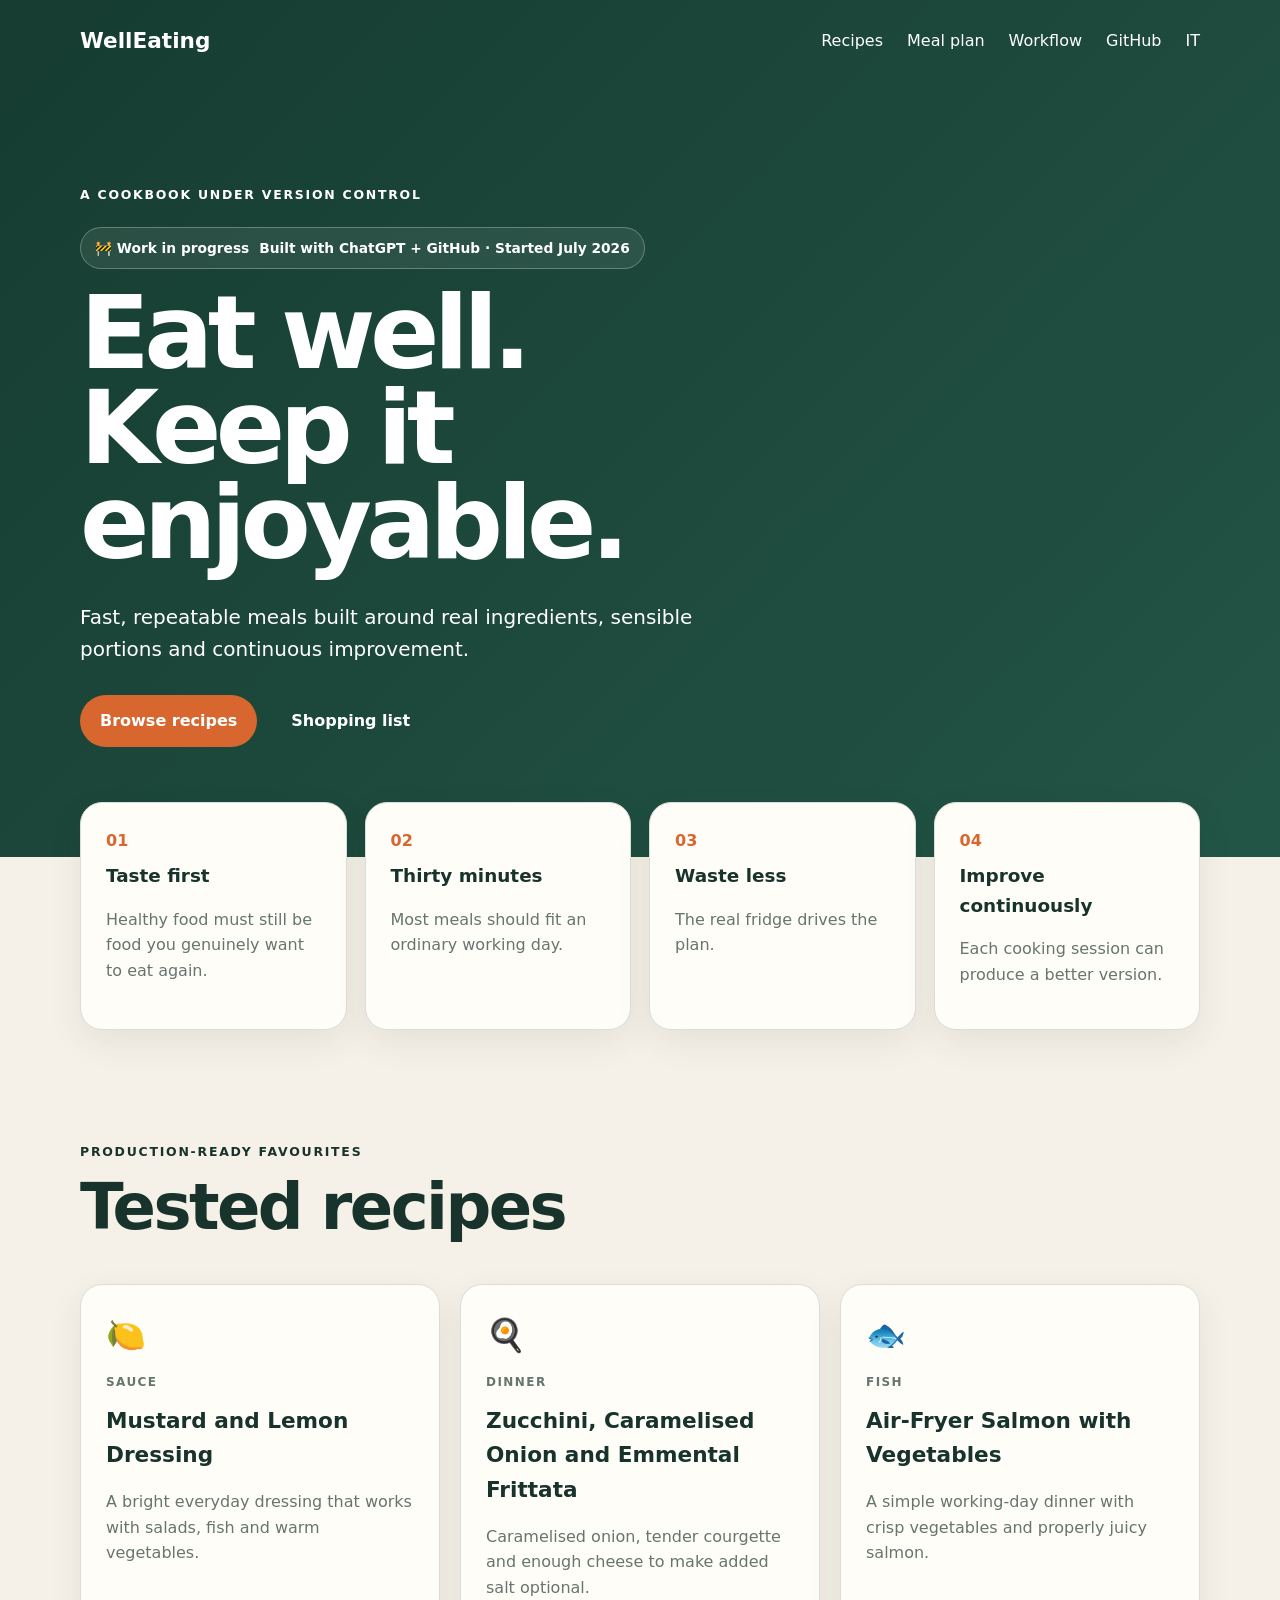
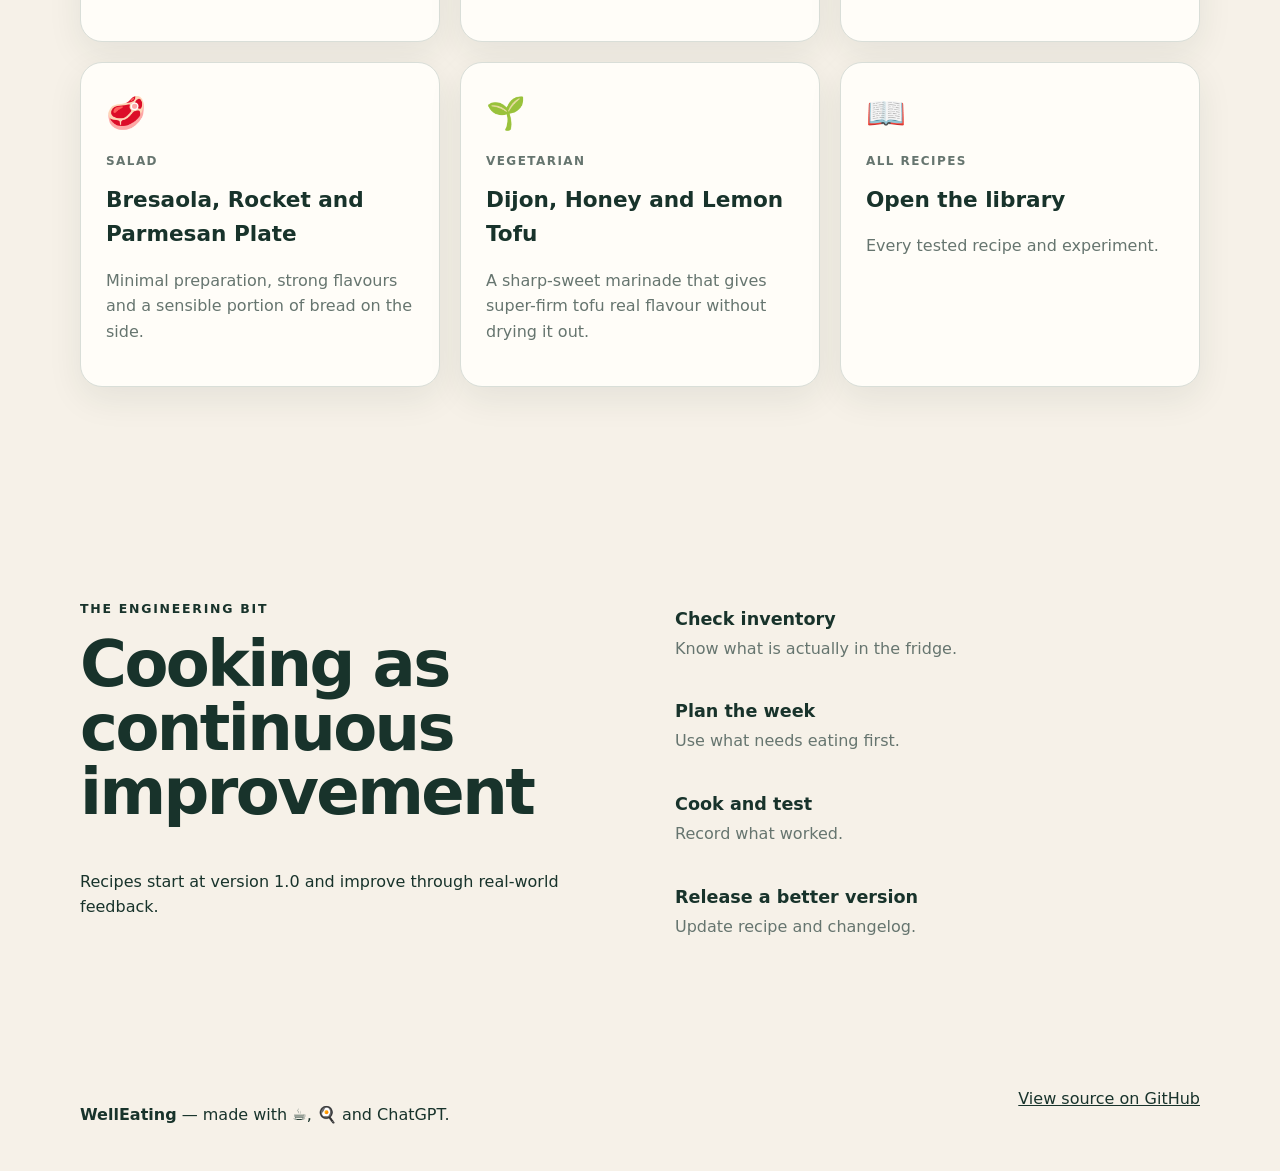
<file: docs/index.html>
<!doctype html>
<html lang="en">
<head>
  <meta charset="utf-8">
  <meta name="viewport" content="width=device-width, initial-scale=1">
  <meta name="description" content="WellEating: a version-controlled personal cookbook for enjoyable, sustainable eating.">
  <title>WellEating</title>
  <link rel="icon" type="image/png" href="favicon.png">
  <link rel="alternate" hreflang="en" href="https://massimodanieli.github.io/WellEating/">
  <link rel="alternate" hreflang="it" href="https://massimodanieli.github.io/WellEating/it/">
  <meta property="og:type" content="website">
  <meta property="og:title" content="WellEating">
  <meta property="og:description" content="A version-controlled personal cookbook for enjoyable, sustainable eating.">
  <meta property="og:url" content="https://massimodanieli.github.io/WellEating/">
  <meta property="og:image" content="https://massimodanieli.github.io/WellEating/og-image.png">
  <meta property="og:image:width" content="1200">
  <meta property="og:image:height" content="630">
  <meta name="twitter:card" content="summary_large_image">
  <link rel="manifest" href="manifest.webmanifest">
  <link rel="apple-touch-icon" href="apple-touch-icon.png">
  <meta name="theme-color" content="#163c31">
  <meta name="apple-mobile-web-app-capable" content="yes">
  <meta name="apple-mobile-web-app-status-bar-style" content="black-translucent">
  <link rel="stylesheet" href="styles.css">
  <link rel="stylesheet" href="theme.css">
  <script src="config.js"></script>
</head>
<body>
  <header class="hero">
    <nav class="nav container">
      <a class="brand" href="./">WellEating</a>
      <div class="nav-links">
        <a href="recipes.html">Recipes</a>
        <a href="meal-plan.html">Meal plan</a>
        <a href="#workflow">Workflow</a>
        <a href="https://github.com/MassimoDanieli/WellEating">GitHub</a>
        <a href="it/" lang="it">IT</a>
      </div>
    </nav>
    <div class="hero-content container">
      <p class="eyebrow">A cookbook under version control</p>
      <div class="project-badge" role="status">🚧 Work in progress <span>Built with ChatGPT + GitHub · Started July 2026</span></div>
      <h1>Eat well.<br>Keep it enjoyable.</h1>
      <p class="intro">Fast, repeatable meals built around real ingredients, sensible portions and continuous improvement.</p>
      <div class="actions">
        <a class="button primary" href="recipes.html">Browse recipes</a>
        <a class="button secondary" href="shopping.html">Shopping list</a>
      </div>
    </div>
  </header>

  <main>
    <section class="principles container">
      <article><span>01</span><h2>Taste first</h2><p>Healthy food must still be food you genuinely want to eat again.</p></article>
      <article><span>02</span><h2>Thirty minutes</h2><p>Most meals should fit an ordinary working day.</p></article>
      <article><span>03</span><h2>Waste less</h2><p>The real fridge drives the plan.</p></article>
      <article><span>04</span><h2>Improve continuously</h2><p>Each cooking session can produce a better version.</p></article>
    </section>

    <section id="recipes" class="section container">
      <div class="section-heading">
        <p class="eyebrow">Production-ready favourites</p>
        <h2>Tested recipes</h2>
      </div>
      <div id="homeRecipes" class="recipe-grid"></div>
    </section>

    <section id="workflow" class="workflow">
      <div class="container workflow-grid">
        <div><p class="eyebrow">The engineering bit</p><h2>Cooking as continuous improvement</h2><p>Recipes start at version 1.0 and improve through real-world feedback.</p></div>
        <ol>
          <li><strong>Check inventory</strong><span>Know what is actually in the fridge.</span></li>
          <li><strong>Plan the week</strong><span>Use what needs eating first.</span></li>
          <li><strong>Cook and test</strong><span>Record what worked.</span></li>
          <li><strong>Release a better version</strong><span>Update recipe and changelog.</span></li>
        </ol>
      </div>
    </section>
  </main>

  <footer><div class="container footer-inner"><p><strong>WellEating</strong> — made with ☕, 🍳 and ChatGPT.</p><a href="https://github.com/MassimoDanieli/WellEating">View source on GitHub</a></div></footer>
  <nav class="tabbar" aria-label="Primary">
    <a href="index.html" class="active"><span aria-hidden="true">🏠</span>Home</a>
    <a href="recipes.html"><span aria-hidden="true">📖</span>Recipes</a>
    <a href="meal-plan.html"><span aria-hidden="true">📅</span>Plan</a>
    <a href="shopping.html"><span aria-hidden="true">🛒</span>Shop</a>
    <a href="it/" lang="it"><span aria-hidden="true">🌐</span>IT</a>
  </nav>
  <script src="pwa.js" defer></script>
  <script src="home.js" defer></script>
</body>
</html>
</file>
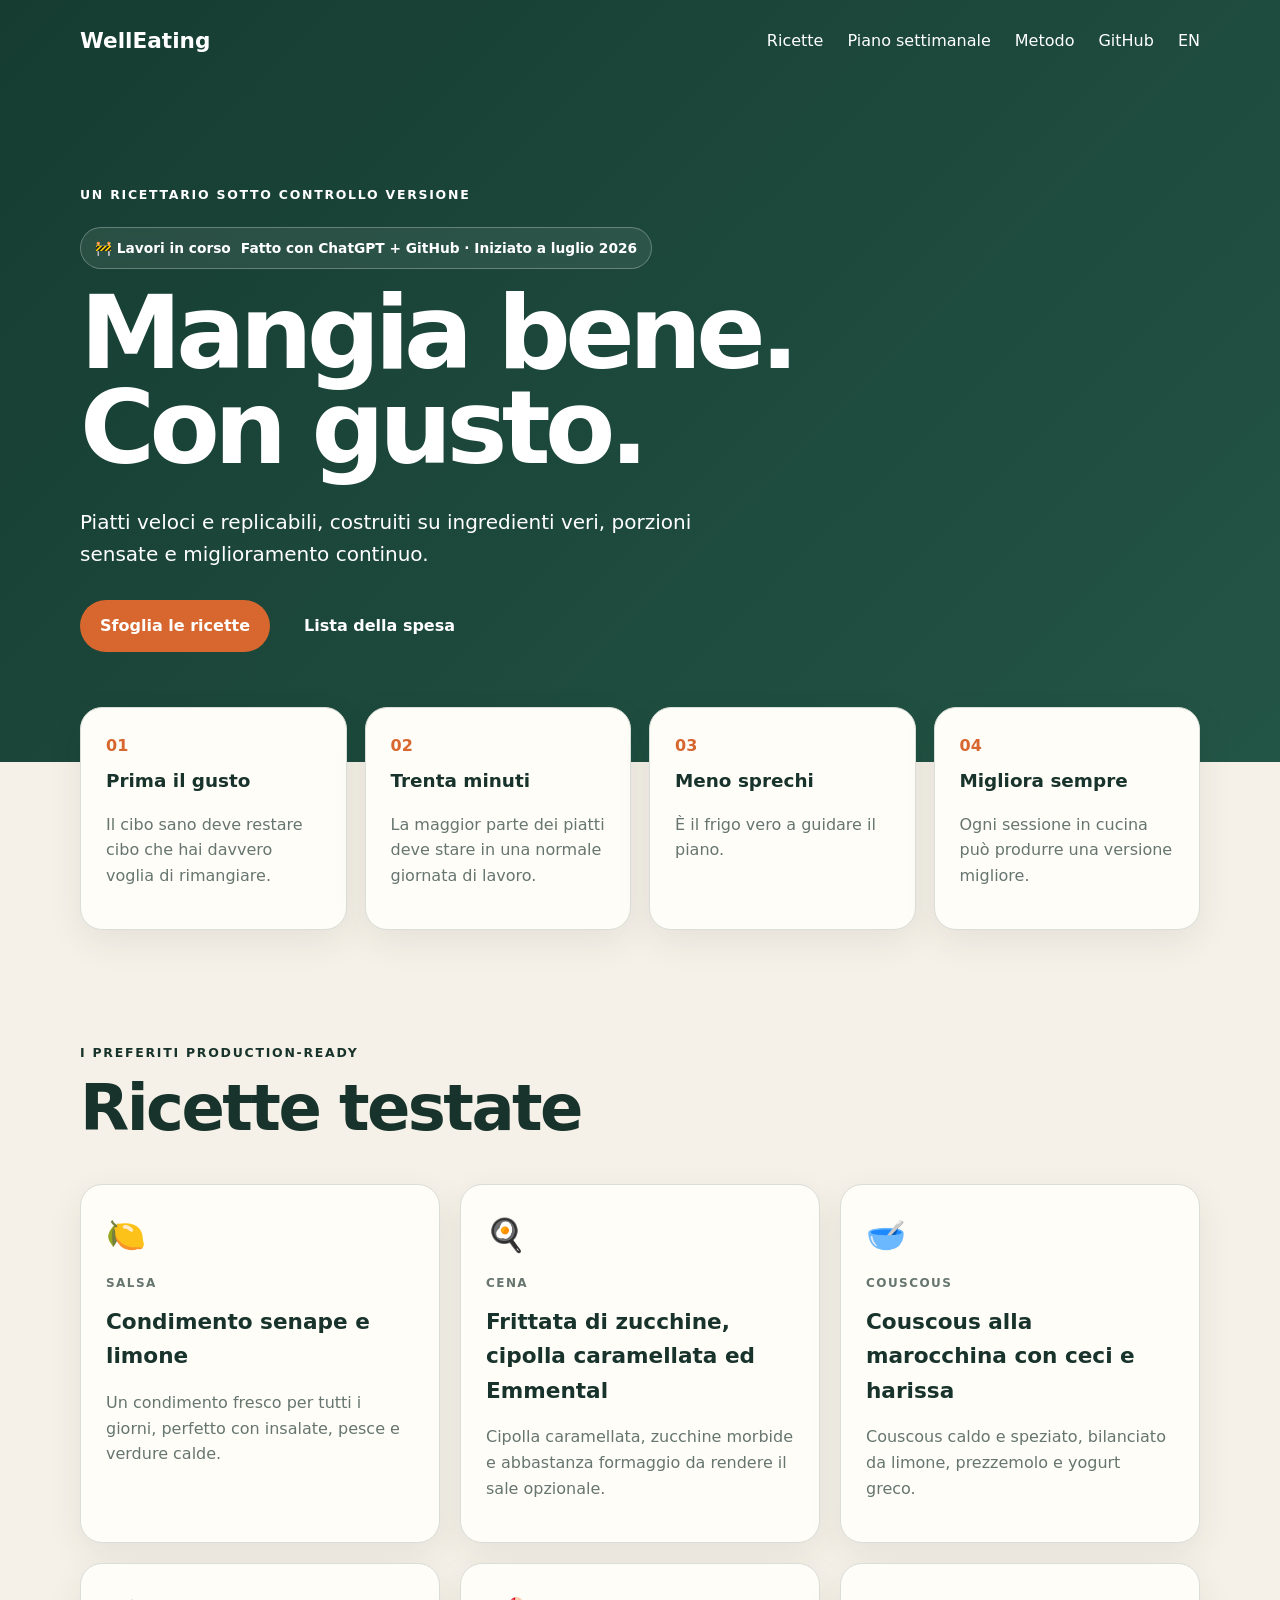
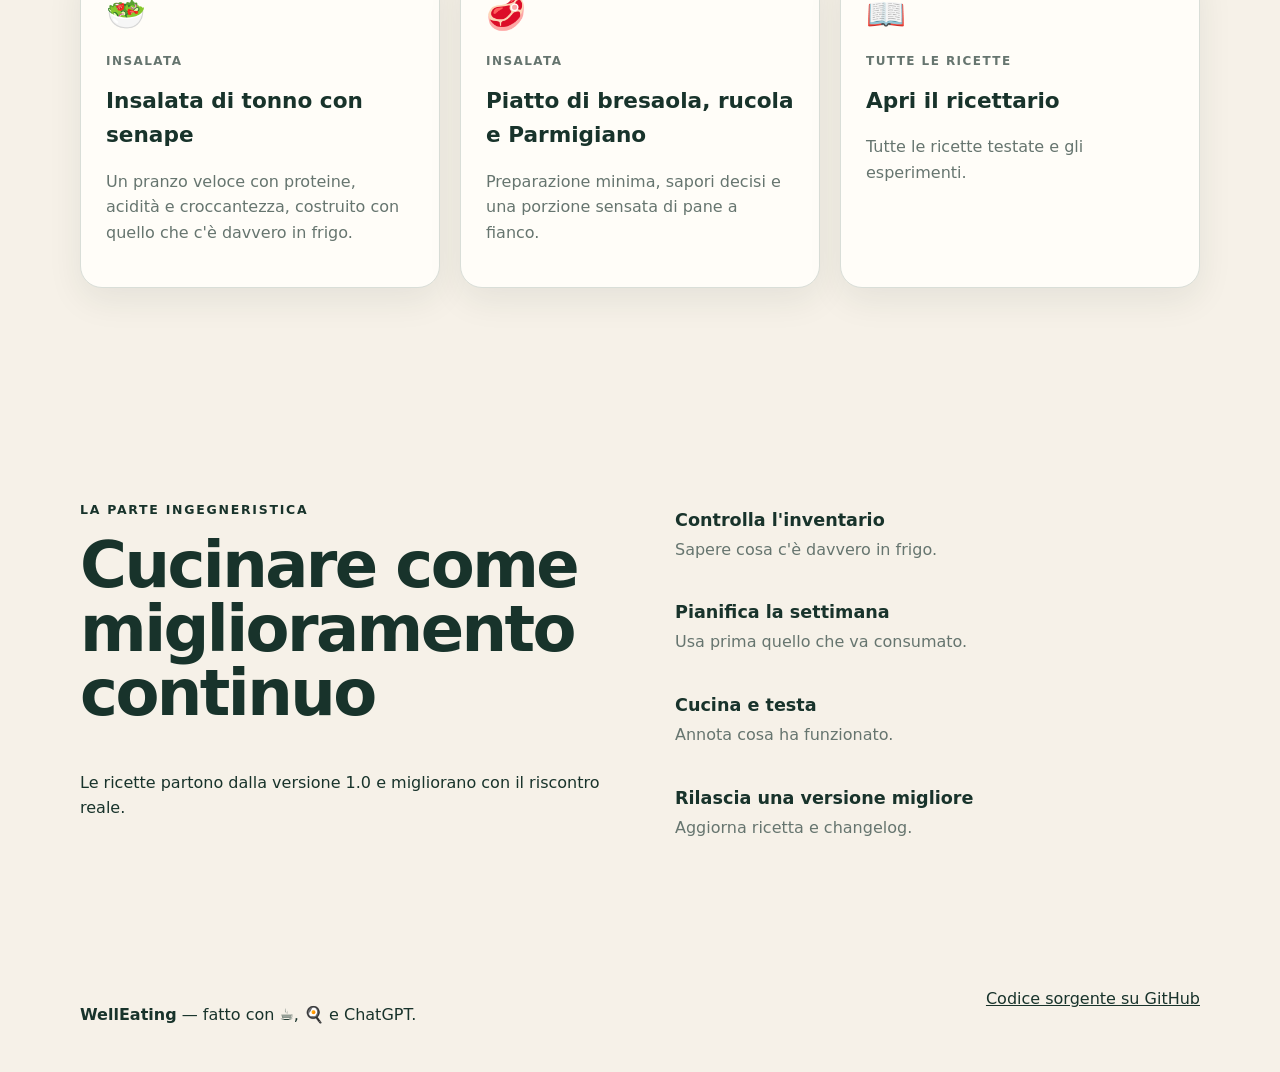
<file: docs/it/index.html>
<!doctype html>
<html lang="it">
<head>
  <meta charset="utf-8">
  <meta name="viewport" content="width=device-width, initial-scale=1">
  <meta name="description" content="WellEating: un ricettario personale sotto controllo versione, per mangiare bene con gusto.">
  <title>WellEating</title>
  <link rel="icon" type="image/png" href="../favicon.png">
  <link rel="alternate" hreflang="en" href="https://massimodanieli.github.io/WellEating/">
  <link rel="alternate" hreflang="it" href="https://massimodanieli.github.io/WellEating/it/">
  <meta property="og:type" content="website">
  <meta property="og:title" content="WellEating">
  <meta property="og:description" content="Un ricettario personale sotto controllo versione, per mangiare bene con gusto.">
  <meta property="og:url" content="https://massimodanieli.github.io/WellEating/it/">
  <meta property="og:image" content="https://massimodanieli.github.io/WellEating/og-image.png">
  <meta property="og:image:width" content="1200">
  <meta property="og:image:height" content="630">
  <meta property="og:locale" content="it_IT">
  <meta name="twitter:card" content="summary_large_image">
  <link rel="manifest" href="manifest.webmanifest">
  <link rel="apple-touch-icon" href="../apple-touch-icon.png">
  <meta name="theme-color" content="#163c31">
  <meta name="apple-mobile-web-app-capable" content="yes">
  <meta name="apple-mobile-web-app-status-bar-style" content="black-translucent">
  <link rel="stylesheet" href="../styles.css">
  <link rel="stylesheet" href="../theme.css">
  <script src="../config.js"></script>
</head>
<body>
  <header class="hero">
    <nav class="nav container">
      <a class="brand" href="./">WellEating</a>
      <div class="nav-links">
        <a href="recipes.html">Ricette</a>
        <a href="meal-plan.html">Piano settimanale</a>
        <a href="#workflow">Metodo</a>
        <a href="https://github.com/MassimoDanieli/WellEating">GitHub</a>
        <a href="../" lang="en">EN</a>
      </div>
    </nav>
    <div class="hero-content container">
      <p class="eyebrow">Un ricettario sotto controllo versione</p>
      <div class="project-badge" role="status">🚧 Lavori in corso <span>Fatto con ChatGPT + GitHub · Iniziato a luglio 2026</span></div>
      <h1>Mangia bene.<br>Con gusto.</h1>
      <p class="intro">Piatti veloci e replicabili, costruiti su ingredienti veri, porzioni sensate e miglioramento continuo.</p>
      <div class="actions">
        <a class="button primary" href="recipes.html">Sfoglia le ricette</a>
        <a class="button secondary" href="shopping.html">Lista della spesa</a>
      </div>
    </div>
  </header>

  <main>
    <section class="principles container">
      <article><span>01</span><h2>Prima il gusto</h2><p>Il cibo sano deve restare cibo che hai davvero voglia di rimangiare.</p></article>
      <article><span>02</span><h2>Trenta minuti</h2><p>La maggior parte dei piatti deve stare in una normale giornata di lavoro.</p></article>
      <article><span>03</span><h2>Meno sprechi</h2><p>È il frigo vero a guidare il piano.</p></article>
      <article><span>04</span><h2>Migliora sempre</h2><p>Ogni sessione in cucina può produrre una versione migliore.</p></article>
    </section>

    <section id="recipes" class="section container">
      <div class="section-heading">
        <p class="eyebrow">I preferiti production-ready</p>
        <h2>Ricette testate</h2>
      </div>
      <div id="homeRecipes" class="recipe-grid"></div>
    </section>

    <section id="workflow" class="workflow">
      <div class="container workflow-grid">
        <div><p class="eyebrow">La parte ingegneristica</p><h2>Cucinare come miglioramento continuo</h2><p>Le ricette partono dalla versione 1.0 e migliorano con il riscontro reale.</p></div>
        <ol>
          <li><strong>Controlla l'inventario</strong><span>Sapere cosa c'è davvero in frigo.</span></li>
          <li><strong>Pianifica la settimana</strong><span>Usa prima quello che va consumato.</span></li>
          <li><strong>Cucina e testa</strong><span>Annota cosa ha funzionato.</span></li>
          <li><strong>Rilascia una versione migliore</strong><span>Aggiorna ricetta e changelog.</span></li>
        </ol>
      </div>
    </section>
  </main>

  <footer><div class="container footer-inner"><p><strong>WellEating</strong> — fatto con ☕, 🍳 e ChatGPT.</p><a href="https://github.com/MassimoDanieli/WellEating">Codice sorgente su GitHub</a></div></footer>
  <nav class="tabbar" aria-label="Principale">
    <a href="index.html" class="active"><span aria-hidden="true">🏠</span>Home</a>
    <a href="recipes.html"><span aria-hidden="true">📖</span>Ricette</a>
    <a href="meal-plan.html"><span aria-hidden="true">📅</span>Piano</a>
    <a href="shopping.html"><span aria-hidden="true">🛒</span>Spesa</a>
    <a href="../" lang="en"><span aria-hidden="true">🌐</span>EN</a>
  </nav>
  <script src="../pwa.js" defer></script>
  <script src="../home.js" defer></script>
</body>
</html>
</file>
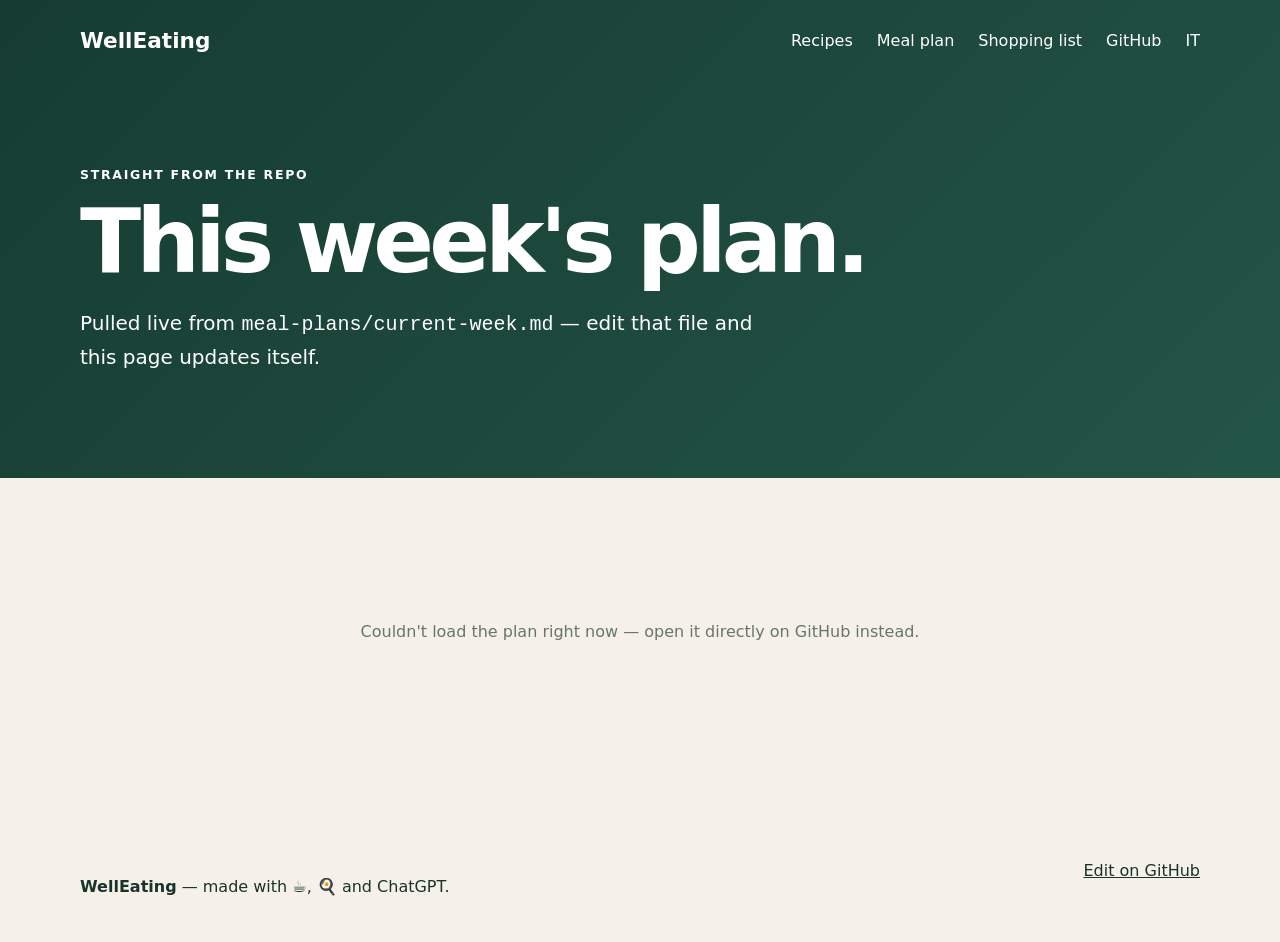
<file: docs/meal-plan.html>
<!doctype html>
<html lang="en">
<head>
  <meta charset="utf-8">
  <meta name="viewport" content="width=device-width, initial-scale=1">
  <meta name="description" content="This week's WellEating meal plan, pulled live from the repository.">
  <title>Meal plan · WellEating</title>
  <link rel="icon" type="image/png" href="favicon.png">
  <link rel="alternate" hreflang="en" href="https://massimodanieli.github.io/WellEating/meal-plan.html">
  <link rel="alternate" hreflang="it" href="https://massimodanieli.github.io/WellEating/it/meal-plan.html">
  <meta property="og:type" content="website">
  <meta property="og:title" content="Meal plan · WellEating">
  <meta property="og:description" content="This week's WellEating meal plan, pulled live from the repository.">
  <meta property="og:url" content="https://massimodanieli.github.io/WellEating/meal-plan.html">
  <meta property="og:image" content="https://massimodanieli.github.io/WellEating/og-image.png">
  <meta property="og:image:width" content="1200">
  <meta property="og:image:height" content="630">
  <meta name="twitter:card" content="summary_large_image">
  <link rel="manifest" href="manifest.webmanifest">
  <link rel="apple-touch-icon" href="apple-touch-icon.png">
  <meta name="theme-color" content="#163c31">
  <meta name="apple-mobile-web-app-capable" content="yes">
  <meta name="apple-mobile-web-app-status-bar-style" content="black-translucent">
  <link rel="stylesheet" href="styles.css">
  <link rel="stylesheet" href="theme.css">
  <script src="config.js"></script>
</head>
<body>
  <header class="subhero">
    <nav class="nav container">
      <a class="brand" href="index.html">WellEating</a>
      <div class="nav-links">
        <a href="recipes.html">Recipes</a>
        <a class="active" href="meal-plan.html">Meal plan</a>
        <a href="shopping.html">Shopping list</a>
        <a href="https://github.com/MassimoDanieli/WellEating">GitHub</a>
        <a href="it/meal-plan.html" lang="it">IT</a>
      </div>
    </nav>
    <div class="container subhero-content">
      <p class="eyebrow">Straight from the repo</p>
      <h1>This week's plan.</h1>
      <p class="intro">Pulled live from <code>meal-plans/current-week.md</code> — edit that file and this page updates itself.</p>
    </div>
  </header>

  <main class="container mealplan-page">
    <p id="planStatus" class="empty-state">Loading the current plan…</p>
    <section id="planGrid" class="mealplan-grid" aria-live="polite"></section>
  </main>

  <footer><div class="container footer-inner"><p><strong>WellEating</strong> — made with ☕, 🍳 and ChatGPT.</p><a href="https://github.com/MassimoDanieli/WellEating/blob/main/meal-plans/current-week.md">Edit on GitHub</a></div></footer>
  <script src="meal-plan.js"></script>
  <nav class="tabbar" aria-label="Primary">
    <a href="index.html"><span aria-hidden="true">🏠</span>Home</a>
    <a href="recipes.html"><span aria-hidden="true">📖</span>Recipes</a>
    <a href="meal-plan.html" class="active"><span aria-hidden="true">📅</span>Plan</a>
    <a href="shopping.html"><span aria-hidden="true">🛒</span>Shop</a>
    <a href="it/meal-plan.html" lang="it"><span aria-hidden="true">🌐</span>IT</a>
  </nav>
  <script src="pwa.js" defer></script>
</body>
</html>
</file>
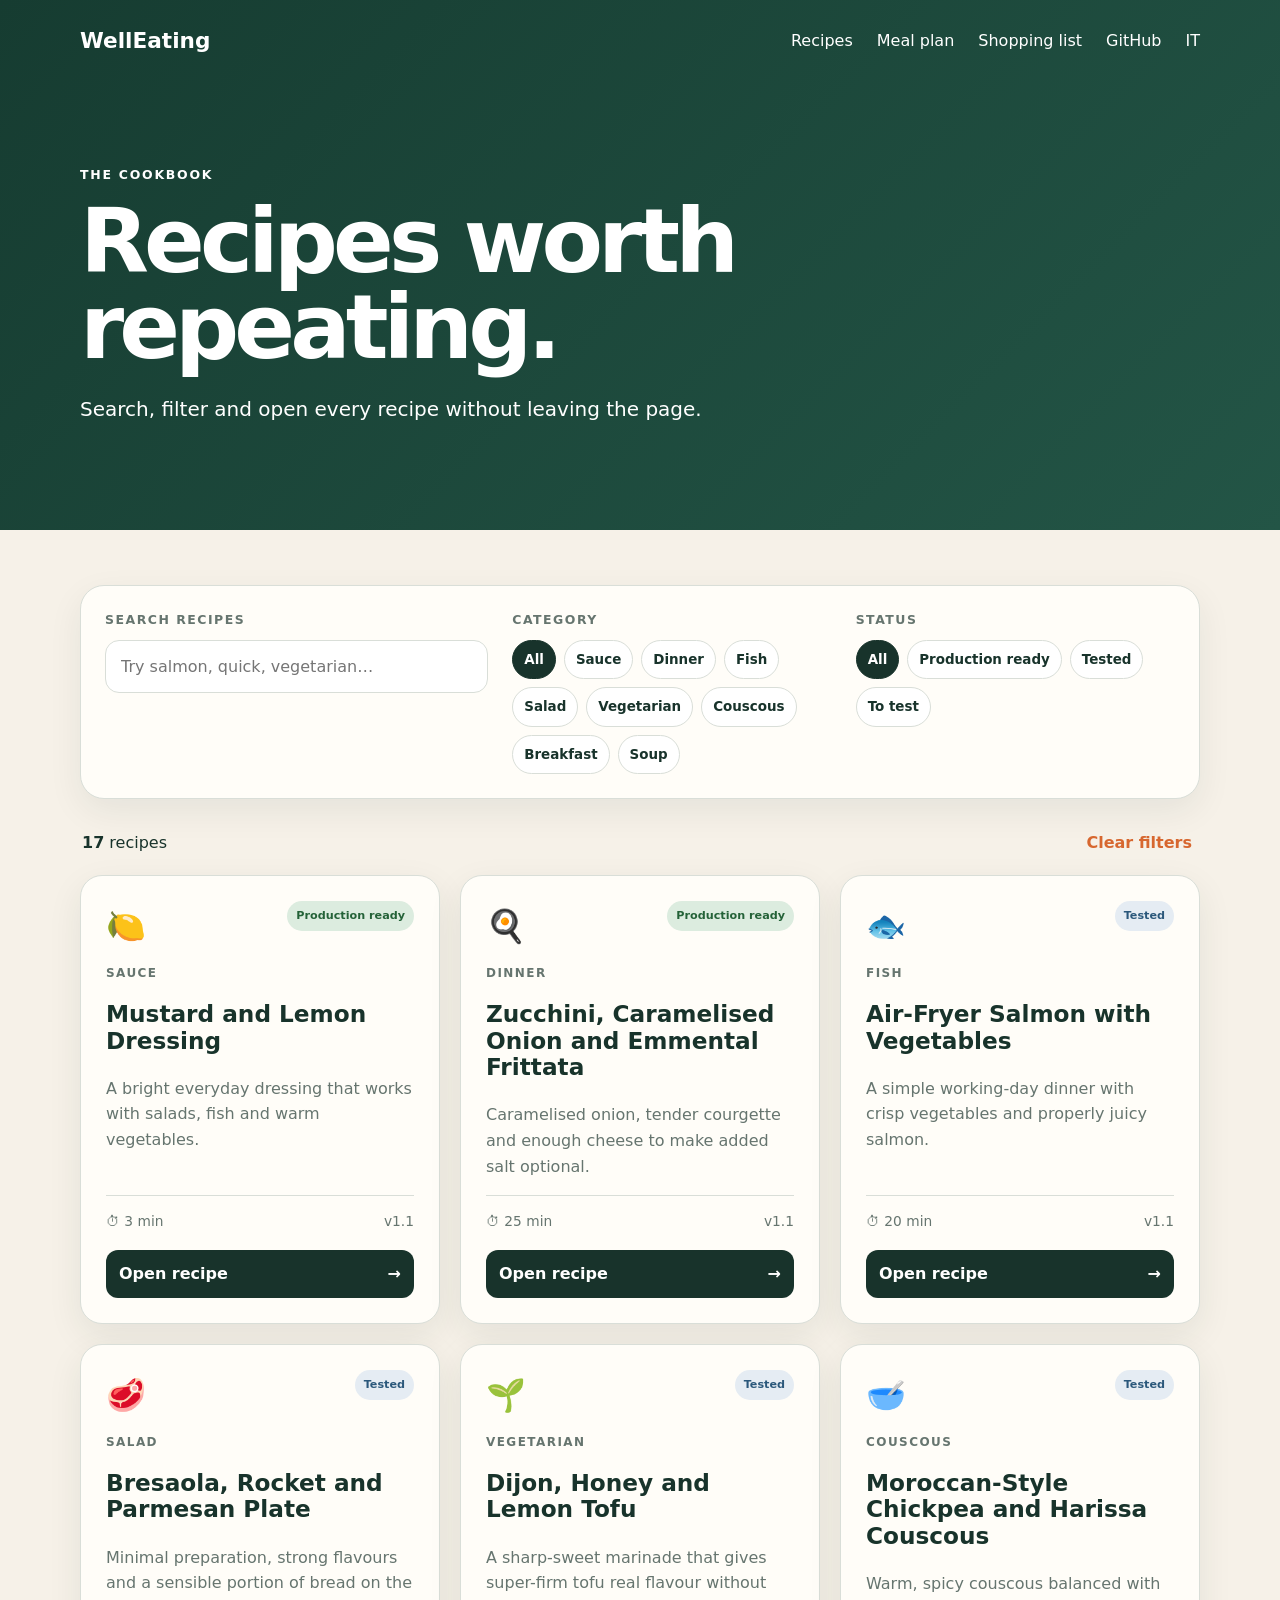
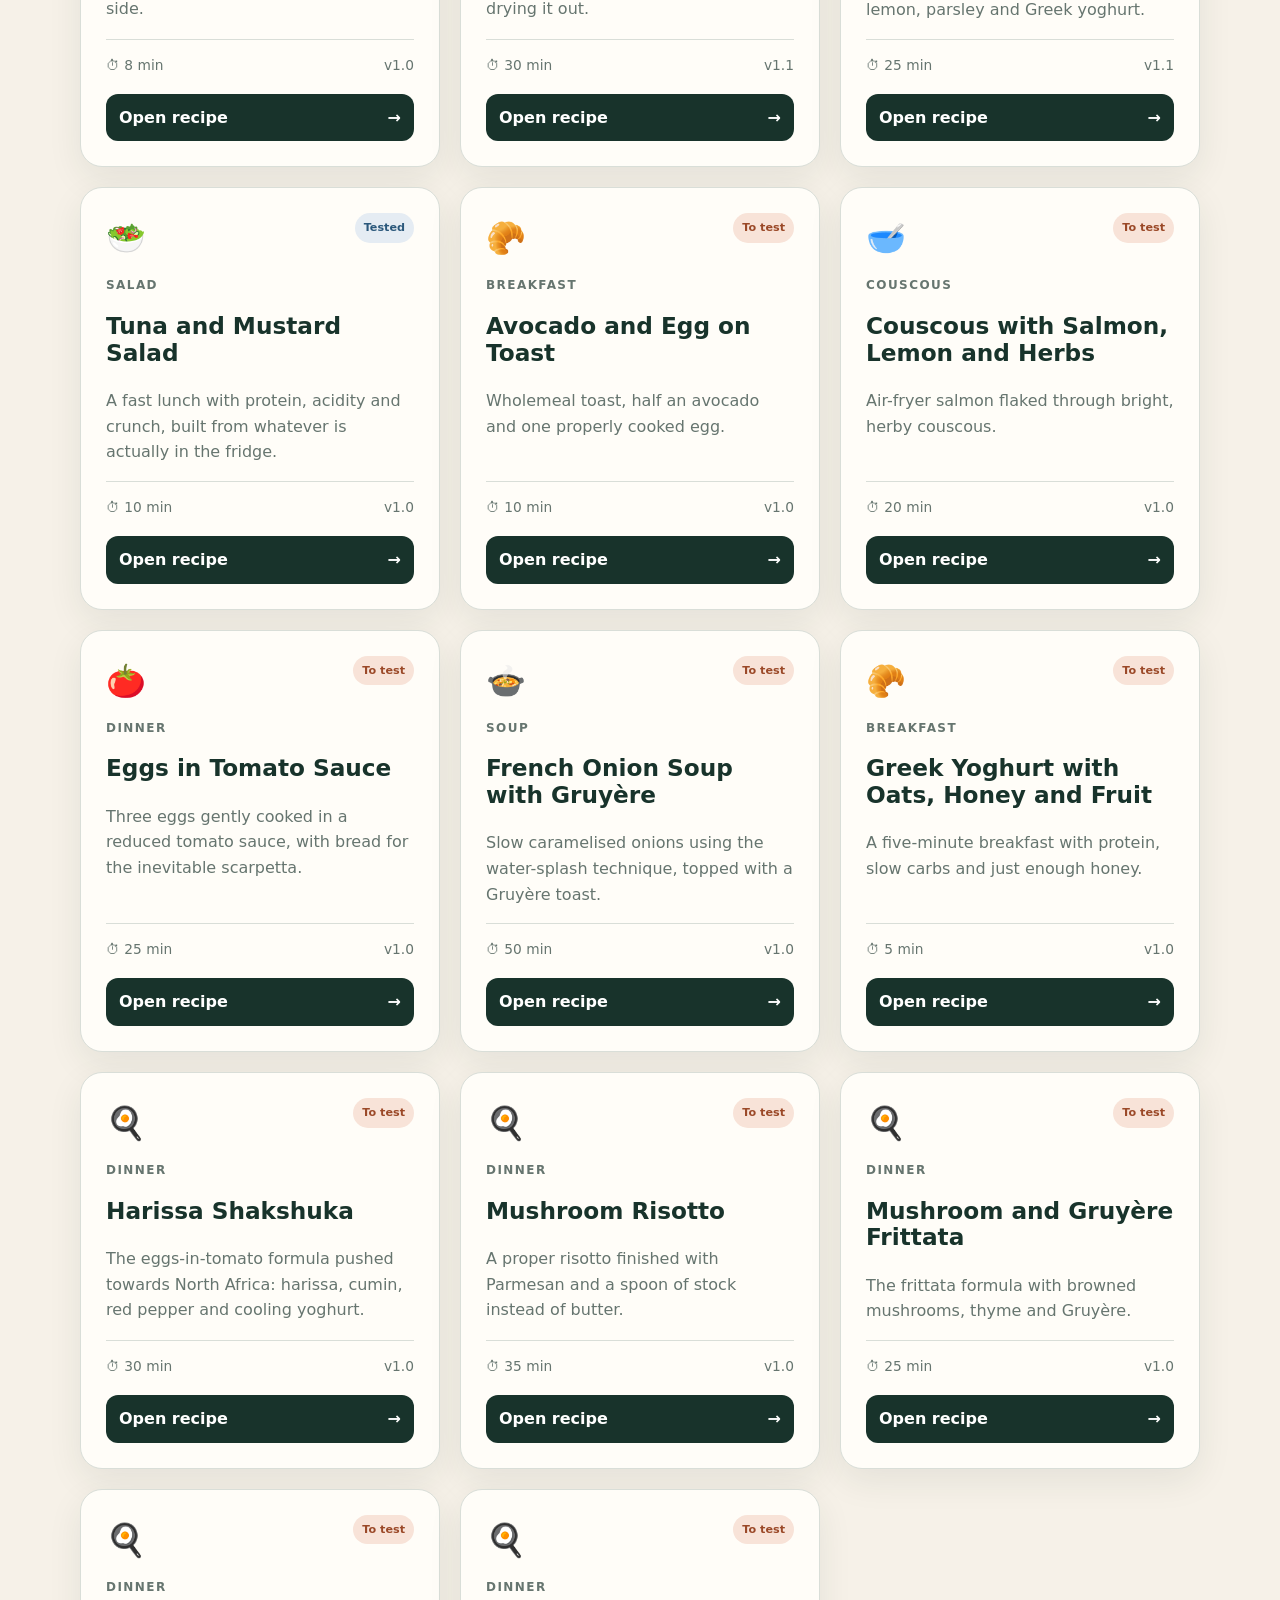
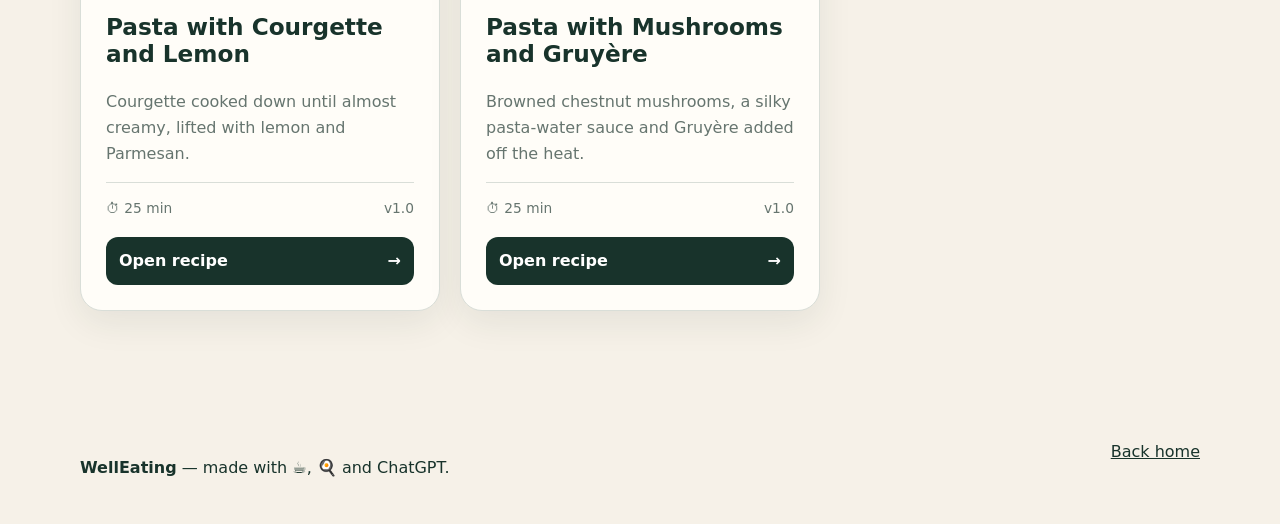
<file: docs/recipes.html>
<!doctype html>
<html lang="en">
<head>
  <meta charset="utf-8">
  <meta name="viewport" content="width=device-width, initial-scale=1">
  <meta name="description" content="Browse tested WellEating recipes by category, status and cooking time.">
  <title>Recipes · WellEating</title>
  <link rel="icon" type="image/png" href="favicon.png">
  <link rel="alternate" hreflang="en" href="https://massimodanieli.github.io/WellEating/recipes.html">
  <link rel="alternate" hreflang="it" href="https://massimodanieli.github.io/WellEating/it/recipes.html">
  <meta property="og:type" content="website">
  <meta property="og:title" content="Recipes · WellEating">
  <meta property="og:description" content="Browse tested WellEating recipes by category, status and cooking time.">
  <meta property="og:url" content="https://massimodanieli.github.io/WellEating/recipes.html">
  <meta property="og:image" content="https://massimodanieli.github.io/WellEating/og-image.png">
  <meta property="og:image:width" content="1200">
  <meta property="og:image:height" content="630">
  <meta name="twitter:card" content="summary_large_image">
  <link rel="manifest" href="manifest.webmanifest">
  <link rel="apple-touch-icon" href="apple-touch-icon.png">
  <meta name="theme-color" content="#163c31">
  <meta name="apple-mobile-web-app-capable" content="yes">
  <meta name="apple-mobile-web-app-status-bar-style" content="black-translucent">
  <link rel="stylesheet" href="styles.css">
  <link rel="stylesheet" href="theme.css">
  <script src="config.js"></script>
</head>
<body>
  <header class="subhero">
    <nav class="nav container">
      <a class="brand" href="index.html">WellEating</a>
      <div class="nav-links">
        <a class="active" href="recipes.html">Recipes</a>
        <a href="meal-plan.html">Meal plan</a>
        <a href="shopping.html">Shopping list</a>
        <a href="https://github.com/MassimoDanieli/WellEating">GitHub</a>
        <a href="it/recipes.html" lang="it">IT</a>
      </div>
    </nav>
    <div class="container subhero-content">
      <p class="eyebrow">The cookbook</p>
      <h1>Recipes worth repeating.</h1>
      <p class="intro">Search, filter and open every recipe without leaving the page.</p>
    </div>
  </header>

  <main class="container recipe-page">
    <section class="filter-panel" aria-label="Recipe filters">
      <label class="search-box">
        <span>Search recipes</span>
        <input id="search" type="search" placeholder="Try salmon, quick, vegetarian…" autocomplete="off">
      </label>
      <div class="filter-group">
        <span>Category</span>
        <div id="categoryFilters" class="chips" role="group" aria-label="Category"></div>
      </div>
      <div class="filter-group">
        <span>Status</span>
        <div id="statusFilters" class="chips" role="group" aria-label="Status"></div>
      </div>
    </section>

    <div class="results-bar">
      <p><strong id="resultCount">0</strong> recipes</p>
      <button id="clearFilters" class="text-button" type="button">Clear filters</button>
    </div>

    <section id="recipeGrid" class="recipe-grid recipe-library" aria-live="polite"></section>
    <p id="emptyState" class="empty-state" hidden>No recipes match those filters. Try a broader search.</p>
  </main>

  <dialog id="recipeDialog" class="recipe-dialog">
    <button class="dialog-close" type="button" aria-label="Close recipe">×</button>
    <div id="dialogContent"></div>
  </dialog>

  <footer><div class="container footer-inner"><p><strong>WellEating</strong> — made with ☕, 🍳 and ChatGPT.</p><a href="index.html">Back home</a></div></footer>
  <script src="recipes.js"></script>
  <nav class="tabbar" aria-label="Primary">
    <a href="index.html"><span aria-hidden="true">🏠</span>Home</a>
    <a href="recipes.html" class="active"><span aria-hidden="true">📖</span>Recipes</a>
    <a href="meal-plan.html"><span aria-hidden="true">📅</span>Plan</a>
    <a href="shopping.html"><span aria-hidden="true">🛒</span>Shop</a>
    <a href="it/recipes.html" lang="it"><span aria-hidden="true">🌐</span>IT</a>
  </nav>
  <script src="pwa.js" defer></script>
</body>
</html>
</file>
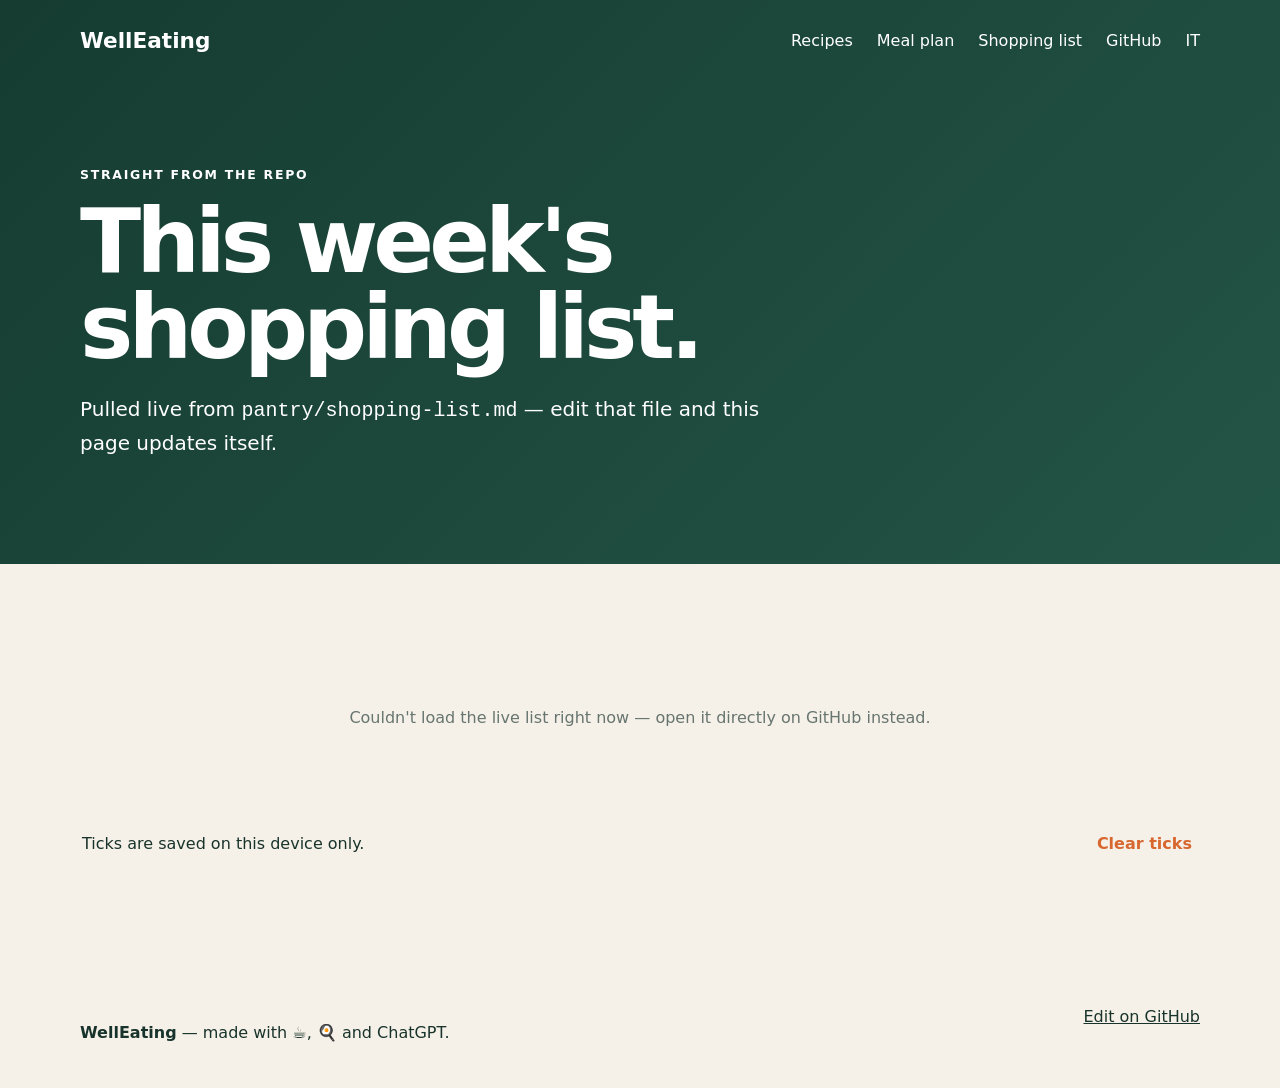
<file: docs/shopping.html>
<!doctype html>
<html lang="en">
<head>
  <meta charset="utf-8">
  <meta name="viewport" content="width=device-width, initial-scale=1">
  <meta name="description" content="The current WellEating shopping list, pulled live from the repository.">
  <title>Shopping list · WellEating</title>
  <link rel="icon" type="image/png" href="favicon.png">
  <link rel="alternate" hreflang="en" href="https://massimodanieli.github.io/WellEating/shopping.html">
  <link rel="alternate" hreflang="it" href="https://massimodanieli.github.io/WellEating/it/shopping.html">
  <meta property="og:type" content="website">
  <meta property="og:title" content="Shopping list · WellEating">
  <meta property="og:description" content="The current WellEating shopping list, pulled live from the repository.">
  <meta property="og:url" content="https://massimodanieli.github.io/WellEating/shopping.html">
  <meta property="og:image" content="https://massimodanieli.github.io/WellEating/og-image.png">
  <meta property="og:image:width" content="1200">
  <meta property="og:image:height" content="630">
  <meta name="twitter:card" content="summary_large_image">
  <link rel="manifest" href="manifest.webmanifest">
  <link rel="apple-touch-icon" href="apple-touch-icon.png">
  <meta name="theme-color" content="#163c31">
  <meta name="apple-mobile-web-app-capable" content="yes">
  <meta name="apple-mobile-web-app-status-bar-style" content="black-translucent">
  <link rel="stylesheet" href="styles.css">
  <link rel="stylesheet" href="theme.css">
  <script src="config.js"></script>
</head>
<body>
  <header class="subhero">
    <nav class="nav container">
      <a class="brand" href="index.html">WellEating</a>
      <div class="nav-links">
        <a href="recipes.html">Recipes</a>
        <a href="meal-plan.html">Meal plan</a>
        <a class="active" href="shopping.html">Shopping list</a>
        <a href="https://github.com/MassimoDanieli/WellEating">GitHub</a>
        <a href="it/shopping.html" lang="it">IT</a>
      </div>
    </nav>
    <div class="container subhero-content">
      <p class="eyebrow">Straight from the repo</p>
      <h1>This week's shopping list.</h1>
      <p class="intro">Pulled live from <code>pantry/shopping-list.md</code> — edit that file and this page updates itself.</p>
    </div>
  </header>

  <main class="container shopping-page">
    <p id="shoppingStatus" class="empty-state">Loading the current list…</p>
    <div id="shoppingToolbar" class="results-bar" hidden>
      <p>Ticks are saved on this device only.</p>
      <button id="clearTicks" class="text-button" type="button">Clear ticks</button>
    </div>
    <section id="shoppingGrid" class="shopping-grid" aria-live="polite"></section>
  </main>

  <footer><div class="container footer-inner"><p><strong>WellEating</strong> — made with ☕, 🍳 and ChatGPT.</p><a href="https://github.com/MassimoDanieli/WellEating/blob/main/pantry/shopping-list.md">Edit on GitHub</a></div></footer>
  <script src="shopping.js"></script>
  <nav class="tabbar" aria-label="Primary">
    <a href="index.html"><span aria-hidden="true">🏠</span>Home</a>
    <a href="recipes.html"><span aria-hidden="true">📖</span>Recipes</a>
    <a href="meal-plan.html"><span aria-hidden="true">📅</span>Plan</a>
    <a href="shopping.html" class="active"><span aria-hidden="true">🛒</span>Shop</a>
    <a href="it/shopping.html" lang="it"><span aria-hidden="true">🌐</span>IT</a>
  </nav>
  <script src="pwa.js" defer></script>
</body>
</html>
</file>
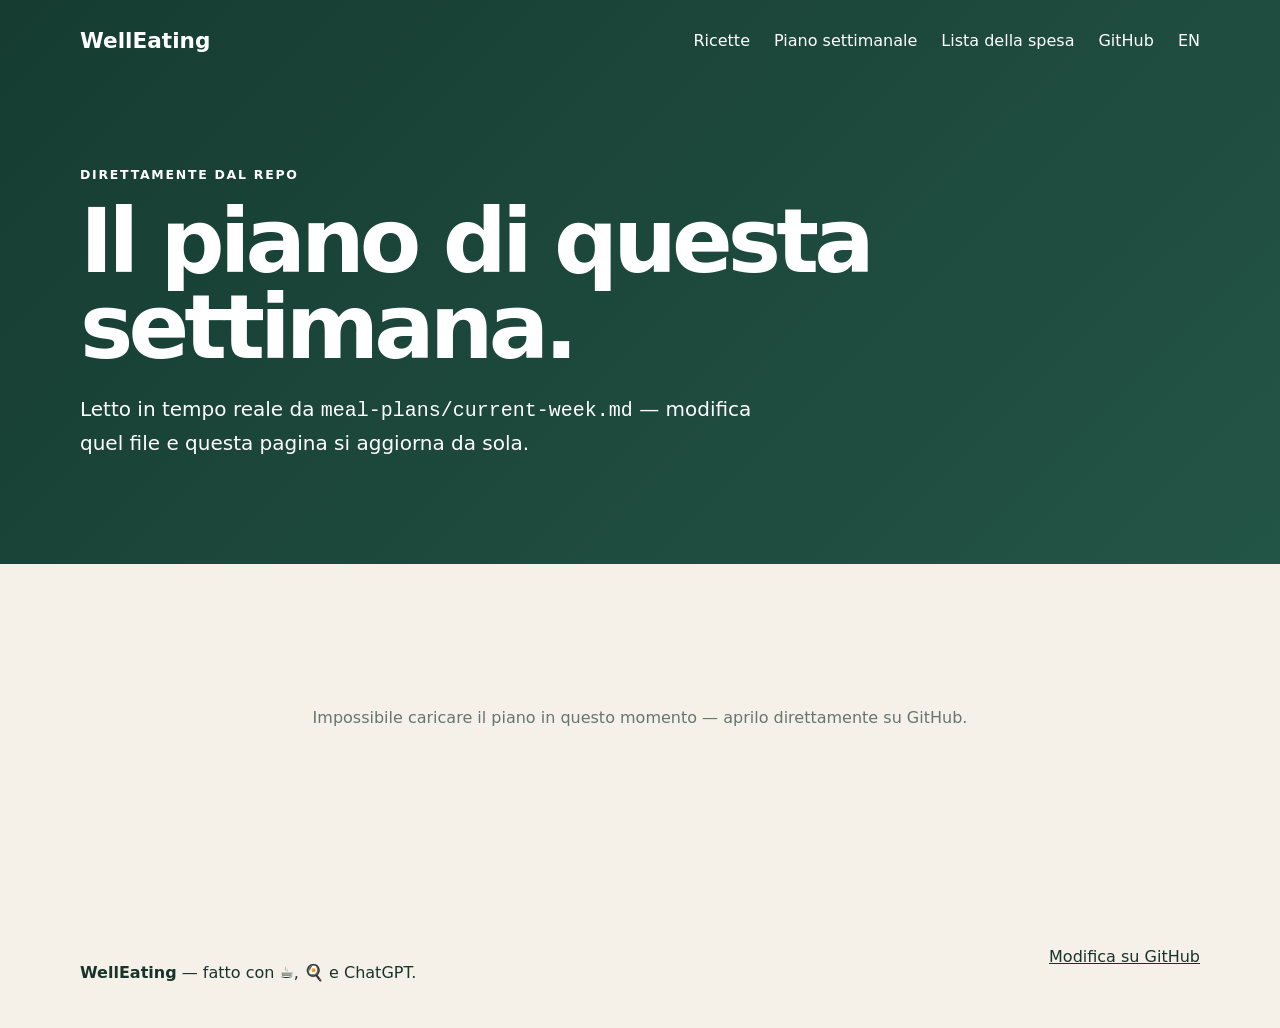
<file: docs/it/meal-plan.html>
<!doctype html>
<html lang="it">
<head>
  <meta charset="utf-8">
  <meta name="viewport" content="width=device-width, initial-scale=1">
  <meta name="description" content="Il piano settimanale WellEating, letto in tempo reale dal repository.">
  <title>Piano settimanale · WellEating</title>
  <link rel="icon" type="image/png" href="../favicon.png">
  <link rel="alternate" hreflang="en" href="https://massimodanieli.github.io/WellEating/meal-plan.html">
  <link rel="alternate" hreflang="it" href="https://massimodanieli.github.io/WellEating/it/meal-plan.html">
  <meta property="og:type" content="website">
  <meta property="og:title" content="Piano settimanale · WellEating">
  <meta property="og:description" content="Il piano settimanale WellEating, letto in tempo reale dal repository.">
  <meta property="og:url" content="https://massimodanieli.github.io/WellEating/it/meal-plan.html">
  <meta property="og:image" content="https://massimodanieli.github.io/WellEating/og-image.png">
  <meta property="og:image:width" content="1200">
  <meta property="og:image:height" content="630">
  <meta property="og:locale" content="it_IT">
  <meta name="twitter:card" content="summary_large_image">
  <link rel="manifest" href="manifest.webmanifest">
  <link rel="apple-touch-icon" href="../apple-touch-icon.png">
  <meta name="theme-color" content="#163c31">
  <meta name="apple-mobile-web-app-capable" content="yes">
  <meta name="apple-mobile-web-app-status-bar-style" content="black-translucent">
  <link rel="stylesheet" href="../styles.css">
  <link rel="stylesheet" href="../theme.css">
  <script src="../config.js"></script>
</head>
<body>
  <header class="subhero">
    <nav class="nav container">
      <a class="brand" href="index.html">WellEating</a>
      <div class="nav-links">
        <a href="recipes.html">Ricette</a>
        <a class="active" href="meal-plan.html">Piano settimanale</a>
        <a href="shopping.html">Lista della spesa</a>
        <a href="https://github.com/MassimoDanieli/WellEating">GitHub</a>
        <a href="../meal-plan.html" lang="en">EN</a>
      </div>
    </nav>
    <div class="container subhero-content">
      <p class="eyebrow">Direttamente dal repo</p>
      <h1>Il piano di questa settimana.</h1>
      <p class="intro">Letto in tempo reale da <code>meal-plans/current-week.md</code> — modifica quel file e questa pagina si aggiorna da sola.</p>
    </div>
  </header>

  <main class="container mealplan-page">
    <p id="planStatus" class="empty-state">Caricamento del piano…</p>
    <section id="planGrid" class="mealplan-grid" aria-live="polite"></section>
  </main>

  <footer><div class="container footer-inner"><p><strong>WellEating</strong> — fatto con ☕, 🍳 e ChatGPT.</p><a href="https://github.com/MassimoDanieli/WellEating/blob/main/meal-plans/current-week.md">Modifica su GitHub</a></div></footer>
  <nav class="tabbar" aria-label="Principale">
    <a href="index.html"><span aria-hidden="true">🏠</span>Home</a>
    <a href="recipes.html"><span aria-hidden="true">📖</span>Ricette</a>
    <a href="meal-plan.html" class="active"><span aria-hidden="true">📅</span>Piano</a>
    <a href="shopping.html"><span aria-hidden="true">🛒</span>Spesa</a>
    <a href="../meal-plan.html" lang="en"><span aria-hidden="true">🌐</span>EN</a>
  </nav>
  <script src="../meal-plan.js"></script>
  <script src="../pwa.js" defer></script>
</body>
</html>
</file>
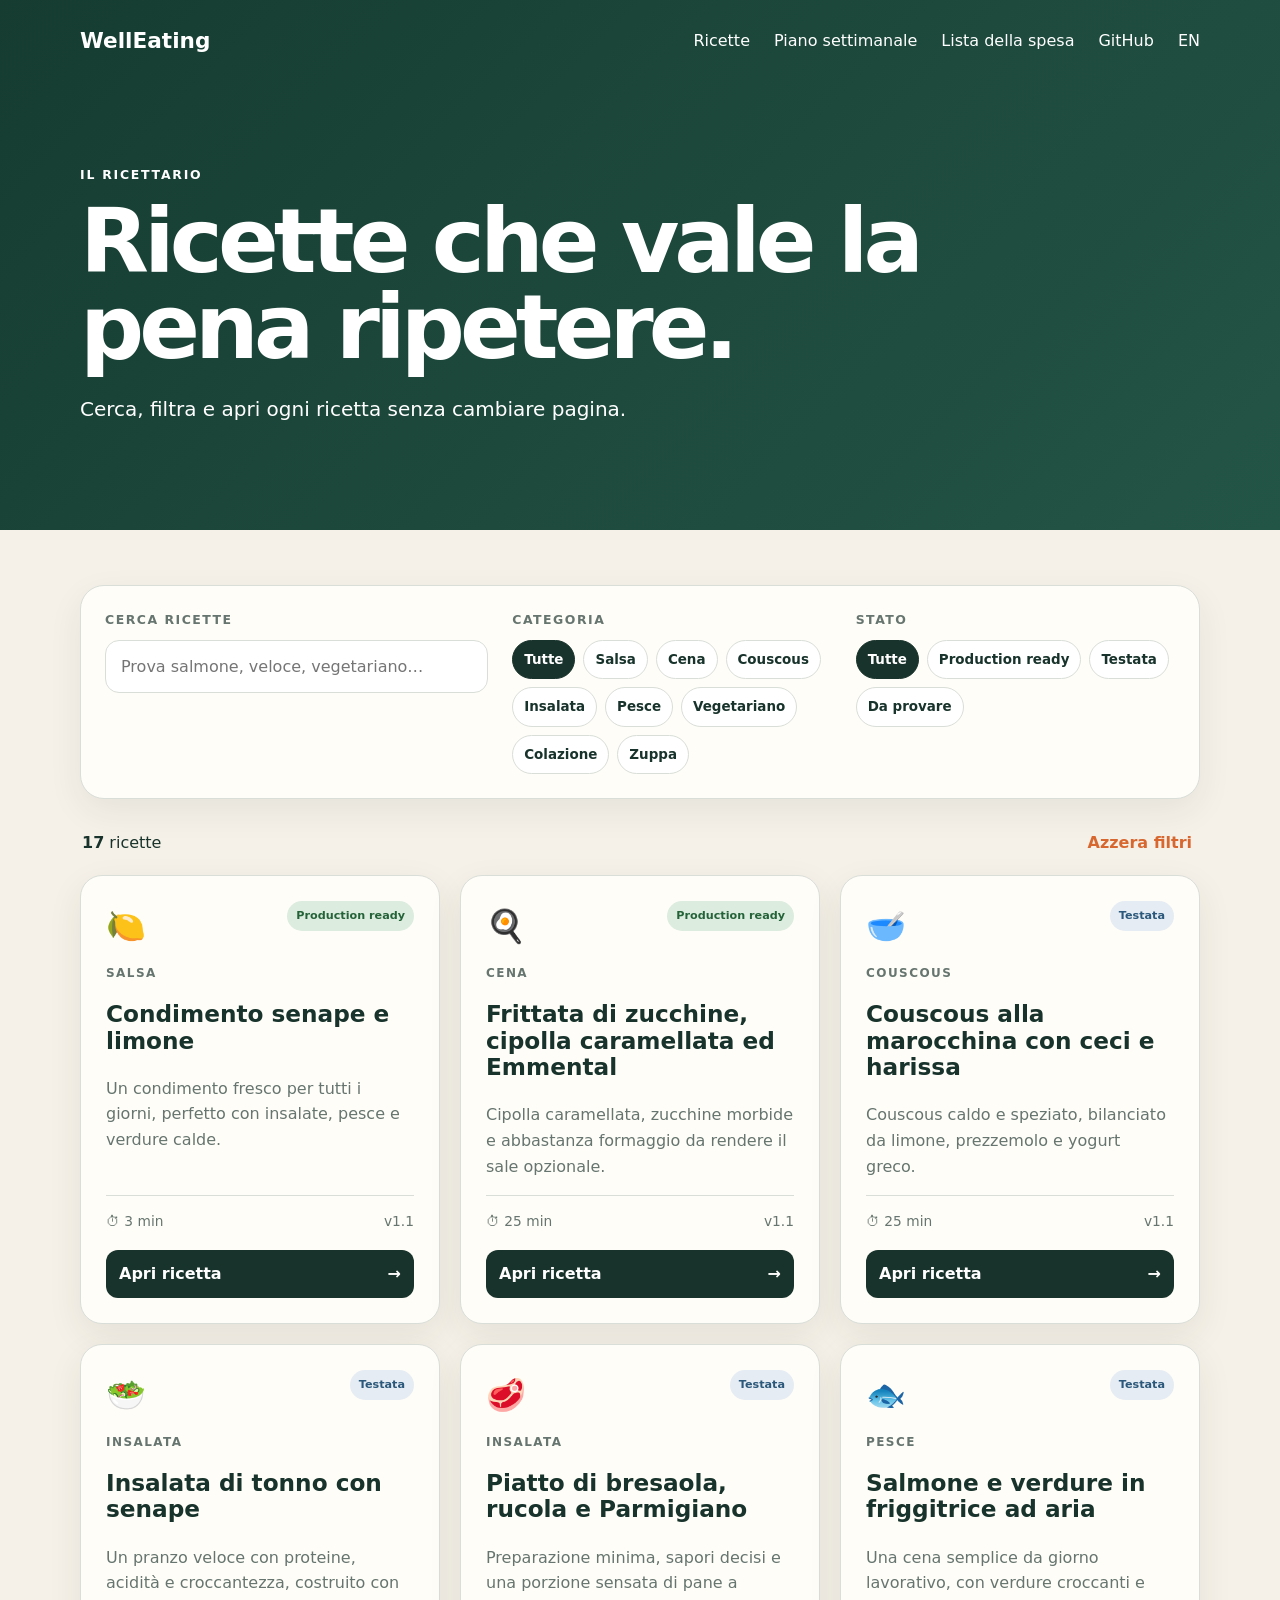
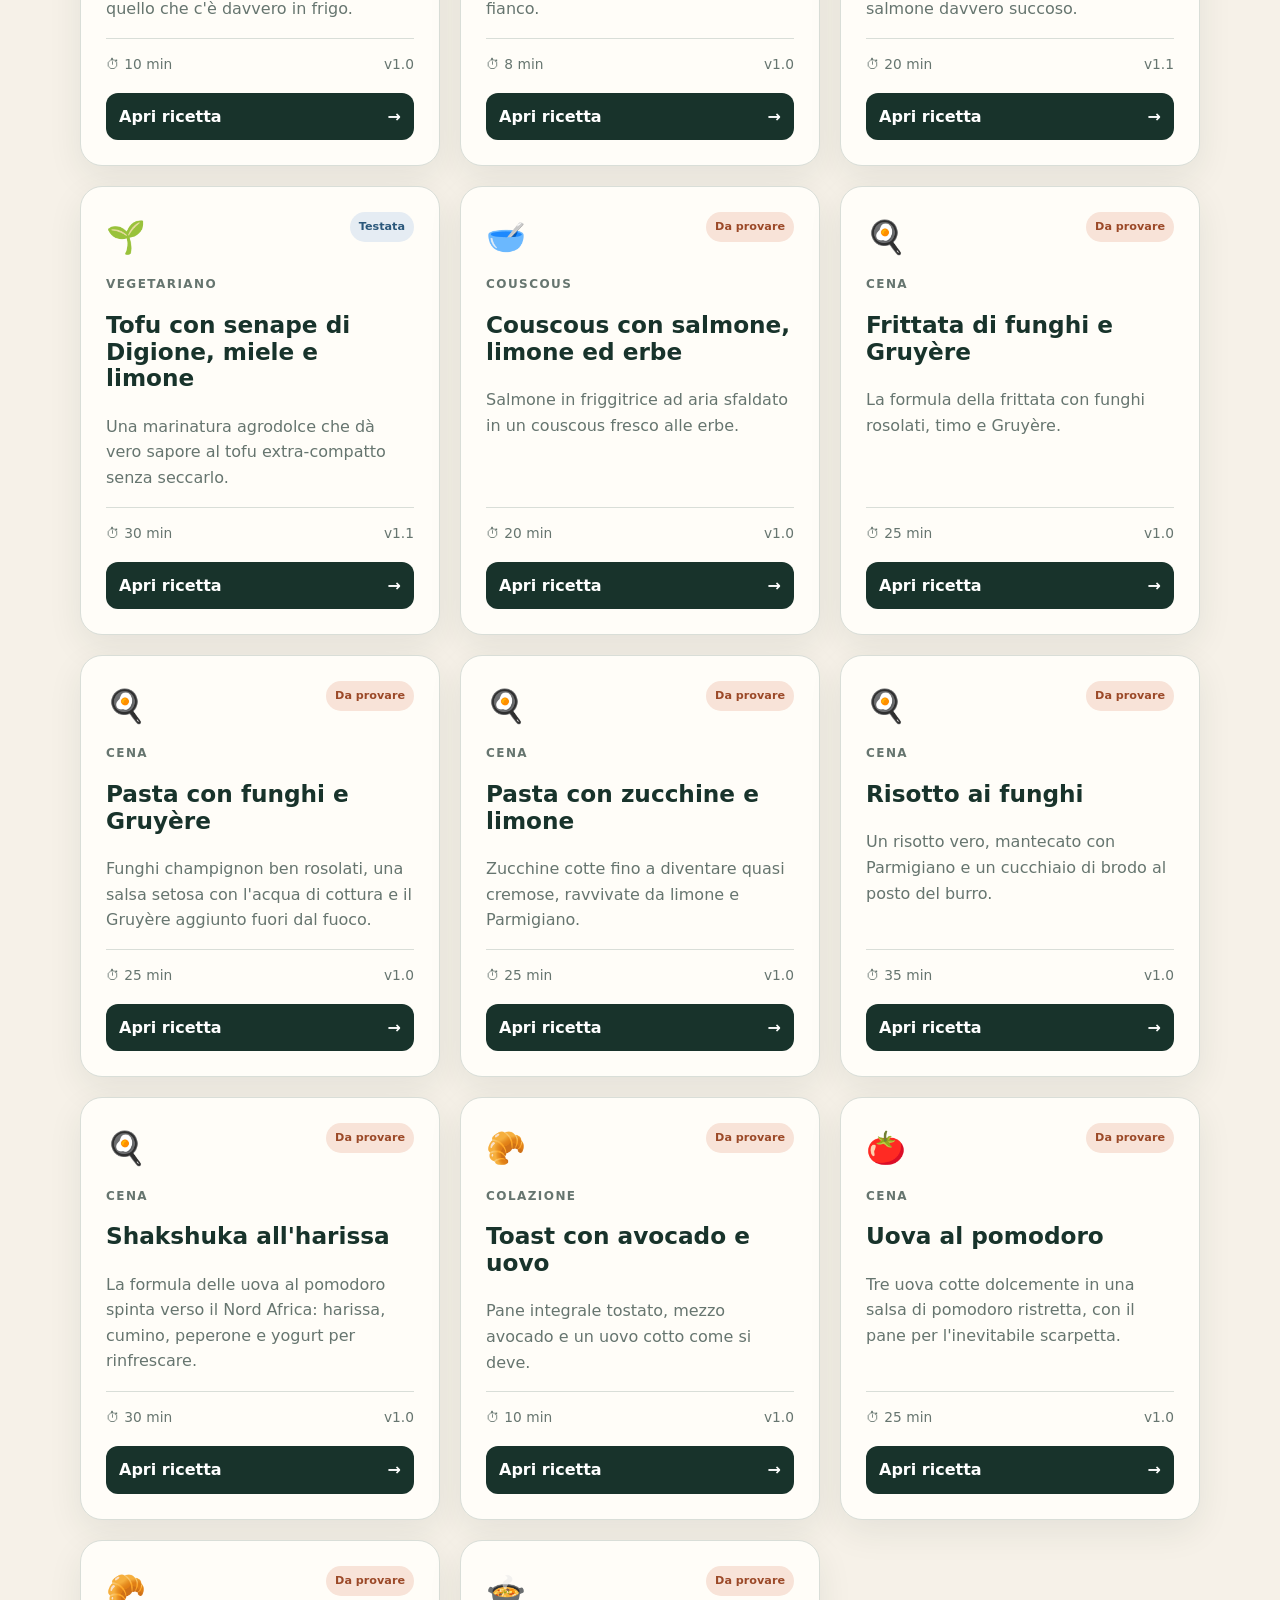
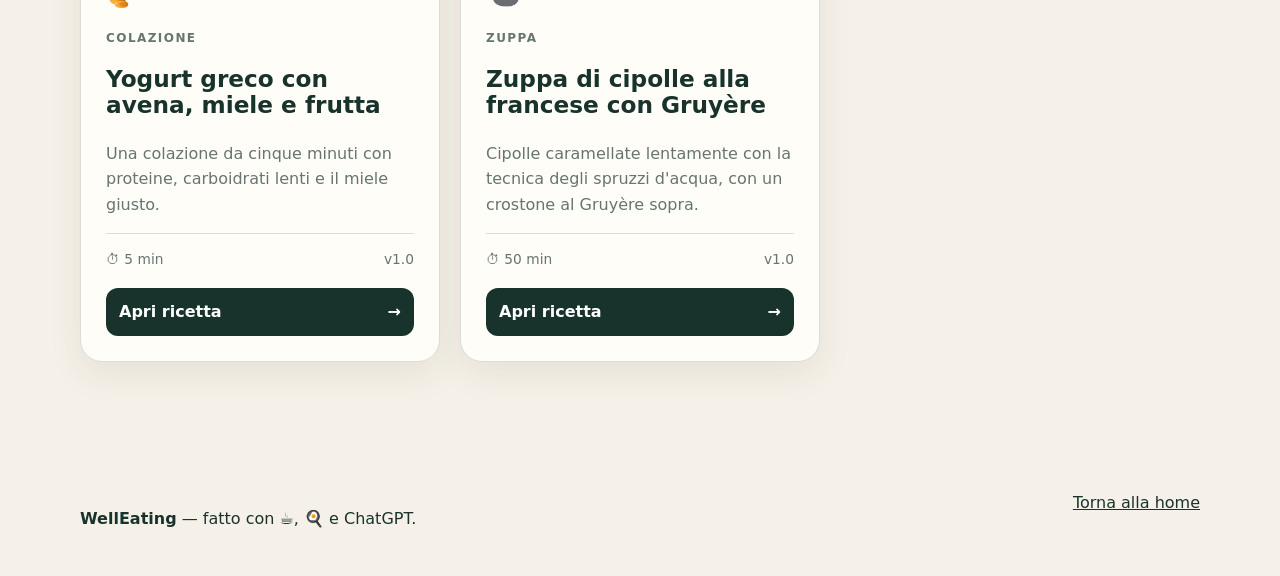
<file: docs/it/recipes.html>
<!doctype html>
<html lang="it">
<head>
  <meta charset="utf-8">
  <meta name="viewport" content="width=device-width, initial-scale=1">
  <meta name="description" content="Sfoglia le ricette WellEating per categoria, stato e tempo di preparazione.">
  <title>Ricette · WellEating</title>
  <link rel="icon" type="image/png" href="../favicon.png">
  <link rel="alternate" hreflang="en" href="https://massimodanieli.github.io/WellEating/recipes.html">
  <link rel="alternate" hreflang="it" href="https://massimodanieli.github.io/WellEating/it/recipes.html">
  <meta property="og:type" content="website">
  <meta property="og:title" content="Ricette · WellEating">
  <meta property="og:description" content="Sfoglia le ricette WellEating per categoria, stato e tempo di preparazione.">
  <meta property="og:url" content="https://massimodanieli.github.io/WellEating/it/recipes.html">
  <meta property="og:image" content="https://massimodanieli.github.io/WellEating/og-image.png">
  <meta property="og:image:width" content="1200">
  <meta property="og:image:height" content="630">
  <meta property="og:locale" content="it_IT">
  <meta name="twitter:card" content="summary_large_image">
  <link rel="manifest" href="manifest.webmanifest">
  <link rel="apple-touch-icon" href="../apple-touch-icon.png">
  <meta name="theme-color" content="#163c31">
  <meta name="apple-mobile-web-app-capable" content="yes">
  <meta name="apple-mobile-web-app-status-bar-style" content="black-translucent">
  <link rel="stylesheet" href="../styles.css">
  <link rel="stylesheet" href="../theme.css">
  <script src="../config.js"></script>
</head>
<body>
  <header class="subhero">
    <nav class="nav container">
      <a class="brand" href="index.html">WellEating</a>
      <div class="nav-links">
        <a class="active" href="recipes.html">Ricette</a>
        <a href="meal-plan.html">Piano settimanale</a>
        <a href="shopping.html">Lista della spesa</a>
        <a href="https://github.com/MassimoDanieli/WellEating">GitHub</a>
        <a href="../recipes.html" lang="en">EN</a>
      </div>
    </nav>
    <div class="container subhero-content">
      <p class="eyebrow">Il ricettario</p>
      <h1>Ricette che vale la pena ripetere.</h1>
      <p class="intro">Cerca, filtra e apri ogni ricetta senza cambiare pagina.</p>
    </div>
  </header>

  <main class="container recipe-page">
    <section class="filter-panel" aria-label="Filtri ricette">
      <label class="search-box">
        <span>Cerca ricette</span>
        <input id="search" type="search" placeholder="Prova salmone, veloce, vegetariano…" autocomplete="off">
      </label>
      <div class="filter-group">
        <span>Categoria</span>
        <div id="categoryFilters" class="chips" role="group" aria-label="Categoria"></div>
      </div>
      <div class="filter-group">
        <span>Stato</span>
        <div id="statusFilters" class="chips" role="group" aria-label="Stato"></div>
      </div>
    </section>

    <div class="results-bar">
      <p><strong id="resultCount">0</strong> ricette</p>
      <button id="clearFilters" class="text-button" type="button">Azzera filtri</button>
    </div>

    <section id="recipeGrid" class="recipe-grid recipe-library" aria-live="polite"></section>
    <p id="emptyState" class="empty-state" hidden>Nessuna ricetta corrisponde ai filtri. Prova una ricerca più ampia.</p>
  </main>

  <dialog id="recipeDialog" class="recipe-dialog">
    <button class="dialog-close" type="button" aria-label="Chiudi ricetta">×</button>
    <div id="dialogContent"></div>
  </dialog>

  <footer><div class="container footer-inner"><p><strong>WellEating</strong> — fatto con ☕, 🍳 e ChatGPT.</p><a href="index.html">Torna alla home</a></div></footer>
  <nav class="tabbar" aria-label="Principale">
    <a href="index.html"><span aria-hidden="true">🏠</span>Home</a>
    <a href="recipes.html" class="active"><span aria-hidden="true">📖</span>Ricette</a>
    <a href="meal-plan.html"><span aria-hidden="true">📅</span>Piano</a>
    <a href="shopping.html"><span aria-hidden="true">🛒</span>Spesa</a>
    <a href="../recipes.html" lang="en"><span aria-hidden="true">🌐</span>EN</a>
  </nav>
  <script src="../recipes.js"></script>
  <script src="../pwa.js" defer></script>
</body>
</html>
</file>
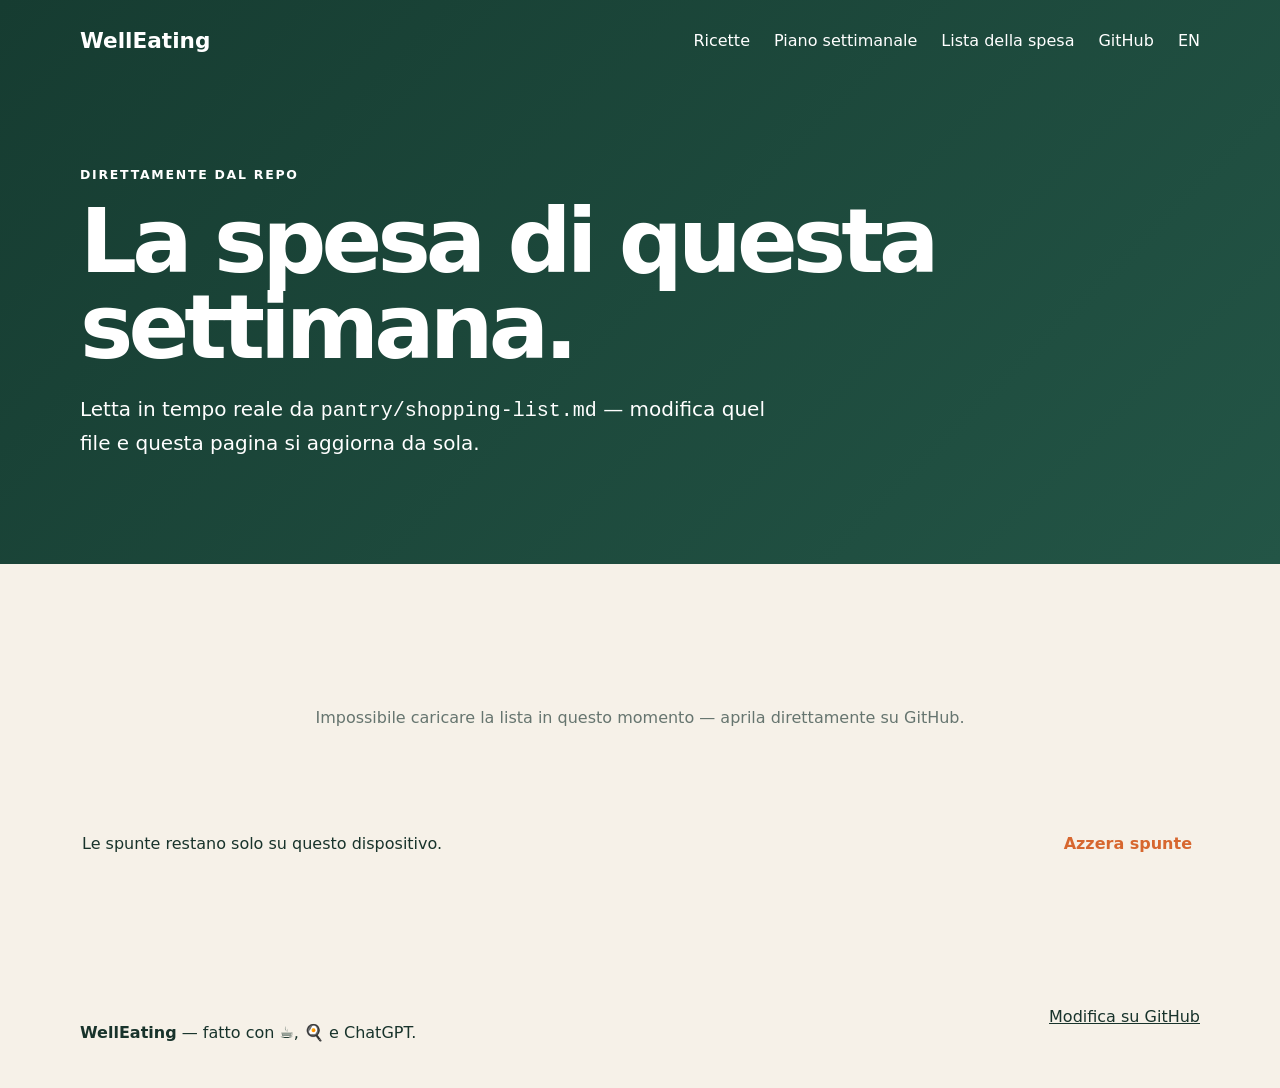
<file: docs/it/shopping.html>
<!doctype html>
<html lang="it">
<head>
  <meta charset="utf-8">
  <meta name="viewport" content="width=device-width, initial-scale=1">
  <meta name="description" content="La lista della spesa WellEating, letta in tempo reale dal repository.">
  <title>Lista della spesa · WellEating</title>
  <link rel="icon" type="image/png" href="../favicon.png">
  <link rel="alternate" hreflang="en" href="https://massimodanieli.github.io/WellEating/shopping.html">
  <link rel="alternate" hreflang="it" href="https://massimodanieli.github.io/WellEating/it/shopping.html">
  <meta property="og:type" content="website">
  <meta property="og:title" content="Lista della spesa · WellEating">
  <meta property="og:description" content="La lista della spesa WellEating, letta in tempo reale dal repository.">
  <meta property="og:url" content="https://massimodanieli.github.io/WellEating/it/shopping.html">
  <meta property="og:image" content="https://massimodanieli.github.io/WellEating/og-image.png">
  <meta property="og:image:width" content="1200">
  <meta property="og:image:height" content="630">
  <meta property="og:locale" content="it_IT">
  <meta name="twitter:card" content="summary_large_image">
  <link rel="manifest" href="manifest.webmanifest">
  <link rel="apple-touch-icon" href="../apple-touch-icon.png">
  <meta name="theme-color" content="#163c31">
  <meta name="apple-mobile-web-app-capable" content="yes">
  <meta name="apple-mobile-web-app-status-bar-style" content="black-translucent">
  <link rel="stylesheet" href="../styles.css">
  <link rel="stylesheet" href="../theme.css">
  <script src="../config.js"></script>
</head>
<body>
  <header class="subhero">
    <nav class="nav container">
      <a class="brand" href="index.html">WellEating</a>
      <div class="nav-links">
        <a href="recipes.html">Ricette</a>
        <a href="meal-plan.html">Piano settimanale</a>
        <a class="active" href="shopping.html">Lista della spesa</a>
        <a href="https://github.com/MassimoDanieli/WellEating">GitHub</a>
        <a href="../shopping.html" lang="en">EN</a>
      </div>
    </nav>
    <div class="container subhero-content">
      <p class="eyebrow">Direttamente dal repo</p>
      <h1>La spesa di questa settimana.</h1>
      <p class="intro">Letta in tempo reale da <code>pantry/shopping-list.md</code> — modifica quel file e questa pagina si aggiorna da sola.</p>
    </div>
  </header>

  <main class="container shopping-page">
    <p id="shoppingStatus" class="empty-state">Caricamento della lista…</p>
    <div id="shoppingToolbar" class="results-bar" hidden>
      <p>Le spunte restano solo su questo dispositivo.</p>
      <button id="clearTicks" class="text-button" type="button">Azzera spunte</button>
    </div>
    <section id="shoppingGrid" class="shopping-grid" aria-live="polite"></section>
  </main>

  <footer><div class="container footer-inner"><p><strong>WellEating</strong> — fatto con ☕, 🍳 e ChatGPT.</p><a href="https://github.com/MassimoDanieli/WellEating/blob/main/pantry/shopping-list.md">Modifica su GitHub</a></div></footer>
  <nav class="tabbar" aria-label="Principale">
    <a href="index.html"><span aria-hidden="true">🏠</span>Home</a>
    <a href="recipes.html"><span aria-hidden="true">📖</span>Ricette</a>
    <a href="meal-plan.html"><span aria-hidden="true">📅</span>Piano</a>
    <a href="shopping.html" class="active"><span aria-hidden="true">🛒</span>Spesa</a>
    <a href="../shopping.html" lang="en"><span aria-hidden="true">🌐</span>EN</a>
  </nav>
  <script src="../shopping.js"></script>
  <script src="../pwa.js" defer></script>
</body>
</html>
</file>
<file: docs/styles.css>
:root{--bg:#f6f1e8;--ink:#18332b;--accent:#d7672f;--card:#fffdf8;--muted:#66756f;--line:#d9ded8;--hero-a:#163c31;--hero-b:#235546;--hero-accent:var(--hero-accent);--hero-soft:var(--hero-soft);--hero-line:var(--hero-line);--deep:var(--deep);--band:var(--band);--band-line:var(--band-line)}*{box-sizing:border-box}html{scroll-behavior:smooth}body{margin:0;font-family:Inter,ui-sans-serif,system-ui,-apple-system,BlinkMacSystemFont,"Segoe UI",sans-serif;background:var(--bg);color:var(--ink);line-height:1.6}.container{width:min(1120px,calc(100% - 40px));margin:auto}.hero{min-height:72vh;background:linear-gradient(135deg,var(--hero-a),var(--hero-b));color:#fff}.nav{display:flex;justify-content:space-between;align-items:center;padding:24px 0}.brand{font-size:1.35rem;font-weight:800}.nav a{color:inherit;text-decoration:none}.nav-links{display:flex;gap:24px}.hero-content{padding:90px 0 110px}.eyebrow{text-transform:uppercase;letter-spacing:.14em;font-weight:800;font-size:.78rem;color:var(--hero-accent)}.hero h1{font-size:clamp(3.2rem,8vw,6.6rem);line-height:.93;margin:.15em 0 .3em;letter-spacing:-.055em;max-width:850px}.intro{max-width:690px;font-size:1.25rem;color:var(--hero-soft)}.actions{display:flex;gap:14px;flex-wrap:wrap;margin-top:30px}.button{padding:13px 20px;border-radius:999px;text-decoration:none;font-weight:800}.primary{background:var(--accent);color:white}.secondary{border:1px solid var(--hero-line);color:white}.principles{display:grid;grid-template-columns:repeat(4,1fr);gap:18px;margin-top:-55px}.principles article,.recipe-card{background:var(--card);border:1px solid var(--line);border-radius:22px;padding:25px;box-shadow:0 12px 35px rgba(20,45,37,.08)}.principles span,.tag{color:var(--accent);font-weight:800}.principles h2{font-size:1.15rem;margin:.5rem 0}.principles p,.recipe-card p{color:var(--muted)}.section{padding:100px 0}.section-heading h2,.workflow h2{font-size:clamp(2.3rem,5vw,4rem);line-height:1;margin:.2em 0 .7em;letter-spacing:-.04em}.recipe-grid{display:grid;grid-template-columns:repeat(3,1fr);gap:20px}.recipe-card{text-decoration:none;color:inherit;transition:.2s transform,.2s box-shadow}.recipe-card:hover{transform:translateY(-5px);box-shadow:0 18px 45px rgba(20,45,37,.13)}.recipe-icon{font-size:2rem}.recipe-card h3{font-size:1.35rem;margin:.3rem 0}.tag{font-size:.75rem;text-transform:uppercase;letter-spacing:.12em}.workflow{background:var(--band);padding:100px 0}.workflow-grid{display:grid;grid-template-columns:1fr 1fr;gap:70px}.workflow ol{list-style:none;padding:0;margin:0}.workflow li{display:grid;gap:3px;padding:18px 0;border-bottom:1px solid var(--band-line)}.workflow li strong{font-size:1.1rem}.workflow li span{color:var(--muted)}footer{background:var(--deep);color:var(--hero-soft);padding:28px 0}.footer-inner{display:flex;justify-content:space-between;gap:20px}.footer-inner a{color:var(--hero-accent)}@media(max-width:850px){.principles,.recipe-grid{grid-template-columns:repeat(2,1fr)}.workflow-grid{grid-template-columns:1fr}.hero-content{padding-top:60px}}@media(max-width:560px){.nav-links{display:none}.principles,.recipe-grid{grid-template-columns:1fr}.hero{min-height:auto}.hero-content{padding:55px 0 90px}.footer-inner{flex-direction:column}}

/* Recipe library */
.subhero{background:linear-gradient(135deg,var(--hero-a),var(--hero-b));color:#fff}.subhero-content{padding:70px 0 85px}.subhero h1{font-size:clamp(3rem,7vw,5.8rem);line-height:.96;letter-spacing:-.055em;margin:.15em 0 .25em;max-width:900px}.nav-links .active{color:var(--hero-accent)}.recipe-page{padding:55px 0 100px}.filter-panel{display:grid;grid-template-columns:minmax(240px,1.2fr) 1fr 1fr;gap:24px;background:var(--card);border:1px solid var(--line);border-radius:24px;padding:24px;box-shadow:0 12px 35px rgba(20,45,37,.07)}.search-box,.filter-group{display:flex;flex-direction:column;gap:10px}.search-box>span,.filter-group>span{font-size:.78rem;text-transform:uppercase;letter-spacing:.12em;font-weight:800;color:var(--muted)}.search-box input{width:100%;border:1px solid var(--line);background:#fff;border-radius:14px;padding:13px 15px;font:inherit;color:var(--ink);outline:none}.search-box input:focus{border-color:var(--accent);box-shadow:0 0 0 3px rgba(215,103,47,.14)}.chips{display:flex;flex-wrap:wrap;gap:8px}.chip{border:1px solid var(--line);background:#fff;color:var(--ink);padding:8px 11px;border-radius:999px;font:inherit;font-size:.84rem;font-weight:700;cursor:pointer}.chip:hover,.chip.selected{background:var(--ink);border-color:var(--ink);color:#fff}.results-bar{display:flex;justify-content:space-between;align-items:center;margin:30px 2px 18px}.results-bar p{margin:0}.text-button{border:0;background:none;color:var(--accent);font:inherit;font-weight:800;cursor:pointer}.recipe-library{grid-template-columns:repeat(3,1fr)}.library-card{display:flex;flex-direction:column;min-height:370px}.library-card h2{font-size:1.45rem;line-height:1.15;margin:.35rem 0}.library-card>p:not(.tag){flex:1}.card-top{display:flex;justify-content:space-between;align-items:flex-start}.status{font-size:.7rem;font-weight:800;padding:6px 9px;border-radius:999px;background:#eee8de;color:#665d50}.status.production-ready{background:#dcecdf;color:#246238}.status.tested{background:#e5ecf3;color:#2b587b}.status.to-test{background:#f8e3d8;color:#9b4928}.recipe-meta{display:flex;justify-content:space-between;border-top:1px solid var(--line);padding-top:14px;color:var(--muted);font-size:.86rem}.card-action{display:flex;justify-content:space-between;align-items:center;margin-top:18px;border:0;background:var(--ink);color:#fff;border-radius:12px;padding:11px 13px;font:inherit;font-weight:800;cursor:pointer}.card-action:hover{background:#285646}.empty-state{text-align:center;padding:70px 20px;color:var(--muted)}.recipe-dialog{width:min(920px,calc(100% - 28px));max-height:88vh;border:0;border-radius:25px;padding:0;background:var(--card);color:var(--ink);box-shadow:0 30px 90px rgba(0,0,0,.35)}.recipe-dialog::backdrop{background:rgba(10,29,23,.72);backdrop-filter:blur(4px)}.dialog-close{position:sticky;float:right;top:14px;margin:14px 14px 0 0;width:38px;height:38px;border:0;border-radius:50%;background:#fff;color:var(--ink);font-size:1.6rem;cursor:pointer;box-shadow:0 5px 20px rgba(0,0,0,.15);z-index:2}.dialog-hero{display:grid;grid-template-columns:auto 1fr;gap:22px;background:var(--band);padding:44px 52px 30px}.dialog-icon{font-size:3.2rem}.dialog-hero h2{font-size:clamp(2rem,5vw,3.5rem);line-height:1;letter-spacing:-.04em;margin:.18em 0}.dialog-hero p:last-child{color:var(--muted);max-width:660px}.dialog-meta{display:flex;gap:10px;flex-wrap:wrap;padding:20px 52px 0}.dialog-meta span{background:#edf0ec;border-radius:999px;padding:7px 11px;font-weight:700;font-size:.85rem}.recipe-detail-grid{display:grid;grid-template-columns:.85fr 1.15fr;gap:50px;padding:30px 52px}.recipe-detail-grid h3{font-size:1.25rem}.recipe-detail-grid li{margin-bottom:9px}.recipe-note{margin:0 52px 45px;padding:18px 20px;border-left:4px solid var(--accent);background:#f5eee4;border-radius:0 14px 14px 0}.recipe-note p{margin:.35rem 0 0;color:var(--muted)}
@media(max-width:900px){.filter-panel{grid-template-columns:1fr 1fr}.search-box{grid-column:1/-1}.recipe-library{grid-template-columns:repeat(2,1fr)}}
@media(max-width:620px){.subhero-content{padding:45px 0 60px}.filter-panel{grid-template-columns:1fr;padding:18px}.search-box{grid-column:auto}.recipe-library{grid-template-columns:1fr}.library-card{min-height:0}.dialog-hero{grid-template-columns:1fr;padding:55px 25px 25px}.dialog-icon{font-size:2.5rem}.dialog-meta{padding:18px 25px 0}.recipe-detail-grid{grid-template-columns:1fr;gap:15px;padding:20px 25px}.recipe-note{margin:0 25px 30px}}


/* Shopping list */
.shopping-page{padding:55px 0 100px}.shopping-grid{display:grid;grid-template-columns:repeat(3,1fr);gap:20px}.shopping-card{cursor:default}.shopping-card:hover{transform:none;box-shadow:0 12px 35px rgba(20,45,37,.08)}.shopping-items{list-style:none;margin:14px 0 0;padding:0;display:flex;flex-direction:column;gap:9px}.shopping-items li{display:flex;align-items:center;gap:10px;color:var(--ink)}.shopping-items li.checked{color:var(--muted);text-decoration:line-through}.shopping-items .box{width:16px;height:16px;flex:0 0 16px;border-radius:5px;border:2px solid var(--line)}.shopping-items li.checked .box{background:var(--accent);border-color:var(--accent)}
@media(max-width:900px){.shopping-grid{grid-template-columns:repeat(2,1fr)}}
@media(max-width:620px){.shopping-grid{grid-template-columns:1fr}}

/* Meal plan */
.mealplan-page{padding:55px 0 100px}.mealplan-grid{display:grid;grid-template-columns:repeat(3,1fr);gap:20px}.day-card{cursor:default}.day-card:hover{transform:none;box-shadow:0 12px 35px rgba(20,45,37,.08)}.day-card.today{border-color:var(--accent);box-shadow:0 0 0 2px var(--accent),0 12px 35px rgba(20,45,37,.1)}.meal{margin-top:12px}.meal-label{font-size:.72rem;text-transform:uppercase;letter-spacing:.12em;font-weight:800;color:var(--muted)}.meal p{margin:.2rem 0 0;color:var(--ink)}.day-note{margin-top:14px;padding-top:12px;border-top:1px solid var(--line);color:var(--muted);font-size:.9rem;font-style:italic}
@media(max-width:900px){.mealplan-grid{grid-template-columns:repeat(2,1fr)}}
@media(max-width:620px){.mealplan-grid{grid-template-columns:1fr}}

/* Recipe dialog extras */
.rating{color:var(--accent);letter-spacing:2px}.dialog-source{padding:0 52px 40px;margin:0}.dialog-source a{color:var(--accent);font-weight:800;text-decoration:none}
@media(max-width:620px){.dialog-source{padding:0 25px 30px}}

/* Mobile app experience */
.tabbar{display:none}
@media(max-width:620px){
  body{padding-bottom:calc(72px + env(safe-area-inset-bottom))}
  .tabbar{position:fixed;bottom:0;left:0;right:0;z-index:50;display:flex;justify-content:space-around;align-items:stretch;background:var(--deep);padding:8px 6px calc(8px + env(safe-area-inset-bottom));box-shadow:0 -8px 30px rgba(16,42,34,.35)}
  .tabbar a{display:flex;flex-direction:column;align-items:center;gap:2px;flex:1;padding:6px 4px;border-radius:14px;color:var(--hero-soft);text-decoration:none;font-size:.72rem;font-weight:800;letter-spacing:.02em}
  .tabbar a span{font-size:1.35rem;line-height:1.2}
  .tabbar a.active{color:var(--hero-accent);background:rgba(255,255,255,.07)}
  .shopping-items li{padding:9px 0;min-height:44px}
  .shopping-items .box{width:22px;height:22px;flex:0 0 22px;border-radius:7px}
  footer{margin-bottom:0}
}
.shopping-items li{cursor:pointer;user-select:none;-webkit-tap-highlight-color:transparent}
.shopping-items li:focus-visible{outline:2px solid var(--accent);outline-offset:3px;border-radius:8px}

/* Project status */
.project-badge{display:inline-flex;align-items:center;gap:10px;flex-wrap:wrap;margin-top:10px;padding:9px 14px;border:1px solid rgba(255,255,255,.28);border-radius:999px;background:rgba(255,255,255,.08);font-weight:800;font-size:.86rem;backdrop-filter:blur(6px)}.project-badge span{font-weight:600;color:var(--hero-soft)}@media(max-width:560px){.project-badge{border-radius:18px;align-items:flex-start}.project-badge span{display:block;width:100%;padding-left:28px}}
</file>
<file: docs/theme.css>
/* Theme overrides. Empty on GitHub Pages (default forest theme).
   In self-hosted deployments the container entrypoint writes the
   selected theme's palette here. */
</file>
